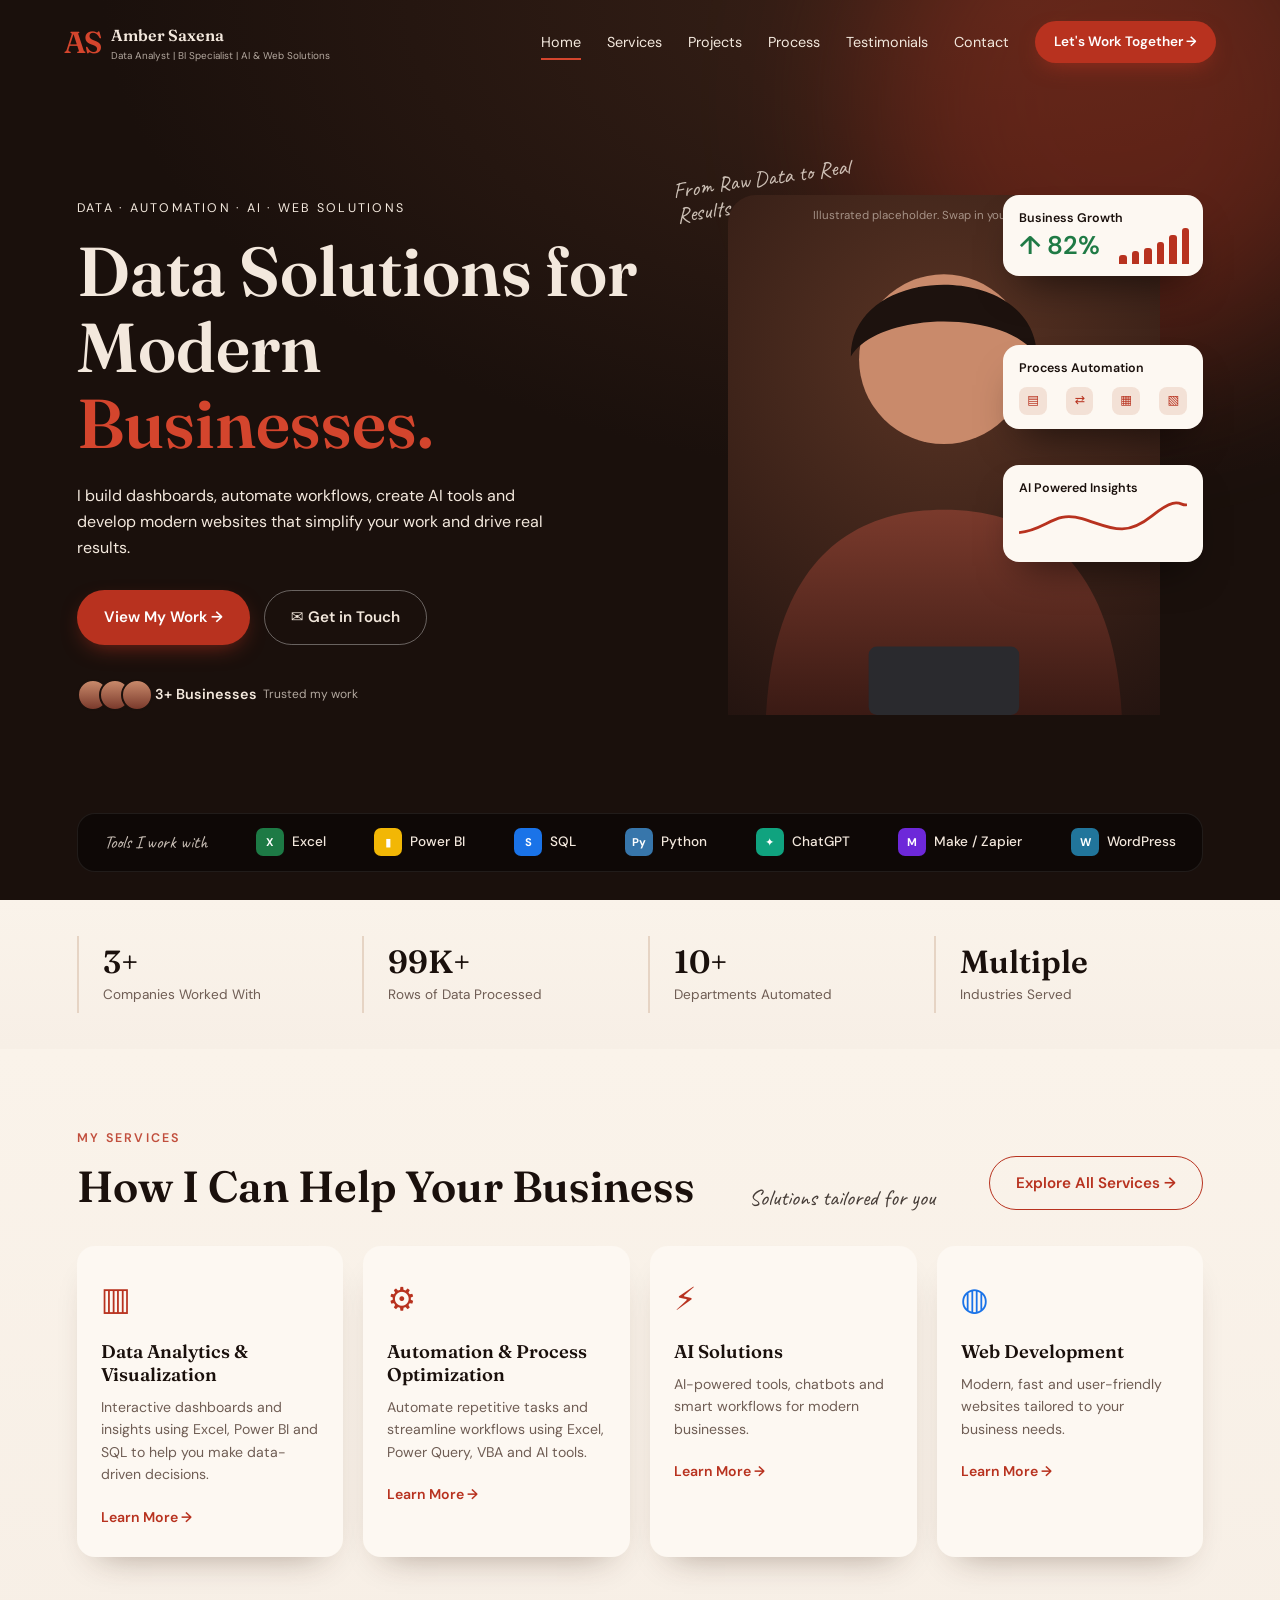
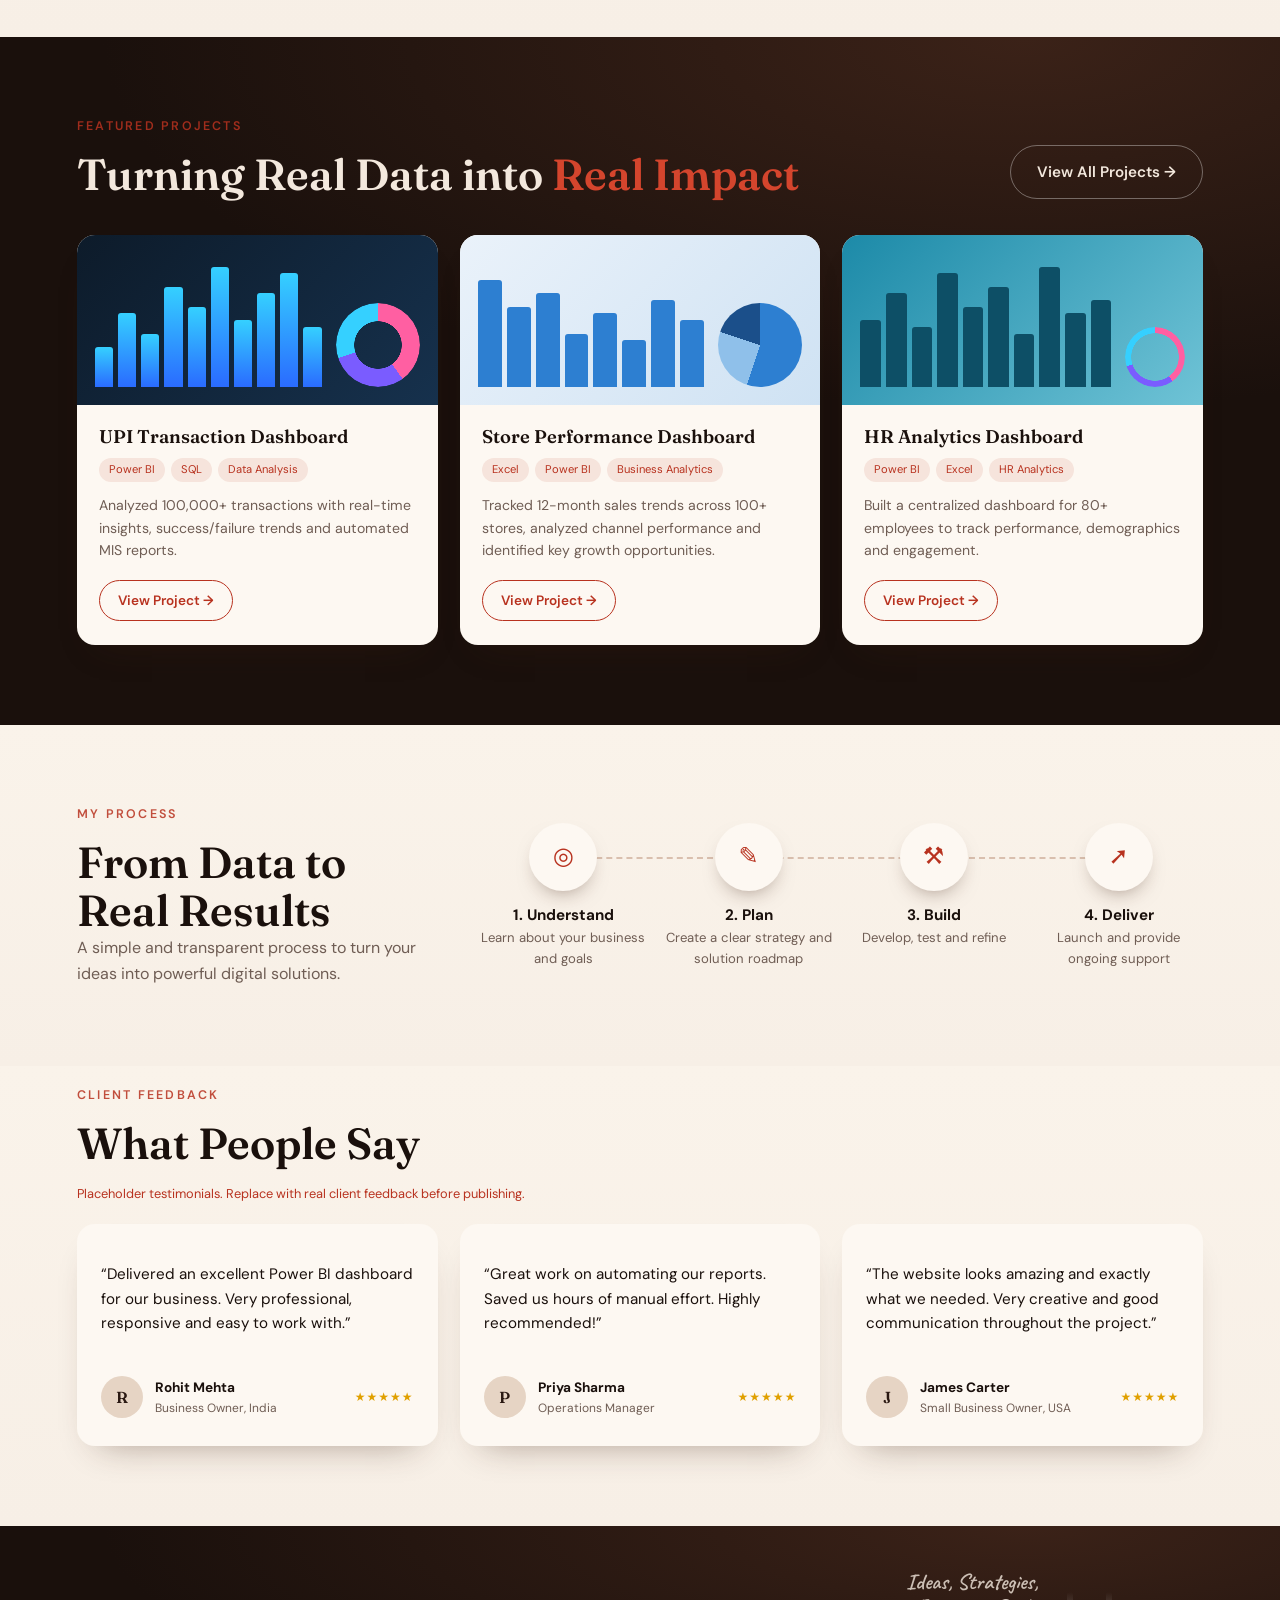
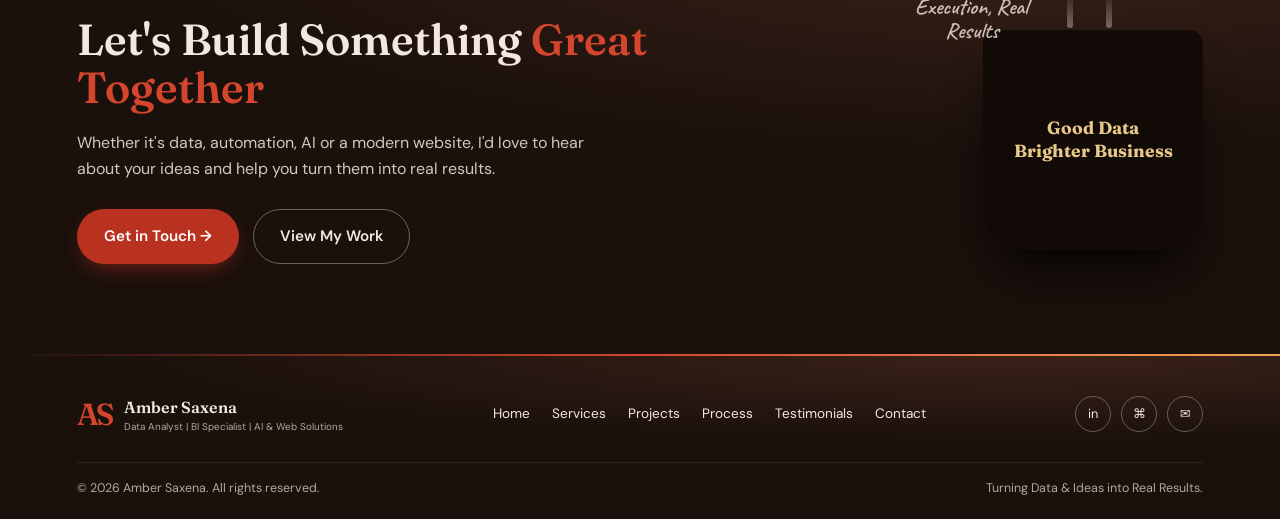
<file: index.html>
<!DOCTYPE html>
<html lang="en">
<head>
<meta charset="UTF-8">
<meta name="viewport" content="width=device-width, initial-scale=1">
<title>Amber Saxena | Data Solutions for Modern Businesses</title>
<meta name="description" content="Amber Saxena builds dashboards, automation, AI tools and websites for modern businesses.">
<link rel="preconnect" href="https://fonts.googleapis.com">
<link rel="preconnect" href="https://fonts.gstatic.com" crossorigin>
<link href="https://fonts.googleapis.com/css2?family=Caveat:wght@500&family=DM+Sans:wght@400;500;600&family=Fraunces:opsz,wght@9..144,500;9..144,600&display=swap" rel="stylesheet">
<link rel="stylesheet" href="style.css">
<link rel="icon" href="data:image/svg+xml,%3Csvg xmlns='http://www.w3.org/2000/svg' viewBox='0 0 64 64'%3E%3Crect width='64' height='64' rx='14' fill='%231a100c'/%3E%3Ctext x='32' y='43' font-size='30' text-anchor='middle' fill='%23d4452d' font-family='Georgia' font-weight='700'%3EAS%3C/text%3E%3C/svg%3E">
<link rel="stylesheet" href="motion.css">
<script>document.documentElement.classList.add('js')</script>
</head>
<body class="pg-index">
<header class="nav" id="nav">
  <a class="brand" href="index.html"><span class="mono">AS</span><span>Amber Saxena<small>Data Analyst | BI Specialist | AI &amp; Web Solutions</small></span></a>
  <button class="burger" aria-label="Menu" aria-expanded="false"><i></i><i></i></button>
  <nav class="links" id="links">
    <a href="index.html" class="on">Home</a><a href="services.html">Services</a><a href="projects.html">Projects</a><a href="process.html">Process</a><a href="testimonials.html">Testimonials</a><a href="contact.html">Contact</a>
    <a href="contact.html" class="btn red sm">Let's Work Together →</a>
  </nav>
</header>

<section class="hero dark">
  <div class="hero-copy">
    <p class="kicker">Data · Automation · AI · Web Solutions</p>
    <h1>Data Solutions for Modern <em>Businesses.</em></h1>
    <p class="lead">I build dashboards, automate workflows, create AI tools and develop modern websites that simplify your work and drive real results.</p>
    <div class="ctas"><a class="btn red" href="projects.html">View My Work →</a><a class="btn ghost" href="contact.html">✉ Get in Touch</a></div>
    <p class="trust"><span class="faces"><i></i><i></i><i></i></span>3+ Businesses<small>Trusted my work</small></p>
  </div>
  <div class="hero-art">
    <span class="hand h1">From Raw Data to Real Results</span>
    <div class="portrait" data-parallax="0.04">
      <svg viewBox="0 0 300 380" aria-label="Portrait placeholder"><defs><linearGradient id="g" x1="0" y1="0" x2="0" y2="1"><stop offset="0" stop-color="#7a3a2c"/><stop offset="1" stop-color="#3a1a14"/></linearGradient></defs><circle cx="150" cy="120" r="62" fill="#c98a6b"/><path d="M82 118c0-70 136-70 136 0-20-34-116-34-136 0z" fill="#1d120e"/><path d="M20 380c6-110 60-150 130-150s124 40 130 150z" fill="url(#g)"/><rect x="95" y="330" width="110" height="50" rx="6" fill="#2a2a2e"/></svg>
      <small>Illustrated placeholder. Swap in your photo later.</small>
    </div>
    <div class="float f1" data-parallax="-0.06"><b>Business Growth</b><strong>↑ 82%</strong><div class="bars" data-bars="25,35,45,60,80,100"></div></div>
    <div class="float f2" data-parallax="-0.03"><b>Process Automation</b><div class="flow"><i>▤</i><i>⇄</i><i>▦</i><i>▧</i></div></div>
    <div class="float f3" data-parallax="-0.05"><b>AI Powered Insights</b><svg viewBox="0 0 120 30"><path d="M0 24C20 22 25 8 45 14S75 28 95 12 115 6 120 4" fill="none" stroke="#b8321f" stroke-width="2"/></svg></div>
  </div>
  <div class="tools"><span>Tools I work with</span><b><i style="background:#1d7a45">X</i>Excel</b><b><i style="background:#f2b705">▮</i>Power BI</b><b><i style="background:#1a73e8">S</i>SQL</b><b><i style="background:#3776ab">Py</i>Python</b><b><i style="background:#10a37f">✦</i>ChatGPT</b><b><i style="background:#6d28d9">M</i>Make / Zapier</b><b><i style="background:#21759b">W</i>WordPress</b></div>
</section>

<section class="stats cream">
  <div><b data-count="3" data-suffix="+">3+</b><span>Companies Worked With</span></div>
  <div><b data-count="100" data-suffix="K+">100K+</b><span>Rows of Data Processed</span></div>
  <div><b data-count="10" data-suffix="+">10+</b><span>Departments Automated</span></div>
  <div><b>Multiple</b><span>Industries Served</span></div>
</section>

<section class="cream sec" id="services">
  <div class="head"><div><p class="kicker red">My Services</p><h2>How I Can Help Your Business</h2></div><span class="hand">Solutions tailored for you</span><a class="btn out" href="services.html">Explore All Services →</a></div>
  <div class="grid4">
    <article class="card"><span class="ico">▥</span><h3>Data Analytics &amp; Visualization</h3><p>Interactive dashboards and insights using Excel, Power BI and SQL to help you make data-driven decisions.</p><a href="services.html">Learn More →</a></article>
    <article class="card"><span class="ico">⚙</span><h3>Automation &amp; Process Optimization</h3><p>Automate repetitive tasks and streamline workflows using Excel, Power Query, VBA and AI tools.</p><a href="services.html">Learn More →</a></article>
    <article class="card"><span class="ico">⚡</span><h3>AI Solutions</h3><p>AI-powered tools, chatbots and smart workflows for modern businesses.</p><a href="services.html">Learn More →</a></article>
    <article class="card"><span class="ico blue">◍</span><h3>Web Development</h3><p>Modern, fast and user-friendly websites tailored to your business needs.</p><a href="services.html">Learn More →</a></article>
  </div>
</section>

<section class="dark sec" id="projects">
  <div class="head"><div><p class="kicker red">Featured Projects</p><h2>Turning Real Data into <em>Real Impact</em></h2></div><a class="btn ghost" href="projects.html">View All Projects →</a></div>
  <div class="grid3">
    <article class="card proj tilt"><div class="shot s1"><div class="bars" data-bars="30,55,40,75,60,90,50,70,85,45"></div><div class="donut"></div></div><div class="pb"><h3>UPI Transaction Dashboard</h3><p class="tags"><i>Power BI</i><i>SQL</i><i>Data Analysis</i></p><p>Analyzed 100,000+ transactions with real-time insights, success/failure trends and automated MIS reports.</p><a class="btn out sm" href="projects.html">View Project →</a></div></article>
    <article class="card proj tilt"><div class="shot s2"><div class="bars" data-bars="80,60,70,40,55,35,65,50"></div><div class="donut pie"></div></div><div class="pb"><h3>Store Performance Dashboard</h3><p class="tags"><i>Excel</i><i>Power BI</i><i>Business Analytics</i></p><p>Tracked 12-month sales trends across 100+ stores, analyzed channel performance and identified key growth opportunities.</p><a class="btn out sm" href="projects.html">View Project →</a></div></article>
    <article class="card proj tilt"><div class="shot s3"><div class="bars" data-bars="50,70,45,85,60,75,40,90,55,65"></div><div class="donut small"></div></div><div class="pb"><h3>HR Analytics Dashboard</h3><p class="tags"><i>Power BI</i><i>Excel</i><i>HR Analytics</i></p><p>Built a centralized dashboard for 80+ employees to track performance, demographics and engagement.</p><a class="btn out sm" href="projects.html">View Project →</a></div></article>
  </div>
</section>

<section class="cream sec" id="process">
  <div class="proc">
    <div><p class="kicker red">My Process</p><h2>From Data to Real Results</h2><p class="muted">A simple and transparent process to turn your ideas into powerful digital solutions.</p></div>
    <ol>
      <li><span>◎</span><b>1. Understand</b>Learn about your business and goals</li>
      <li><span>✎</span><b>2. Plan</b>Create a clear strategy and solution roadmap</li>
      <li><span>⚒</span><b>3. Build</b>Develop, test and refine</li>
      <li><span>➚</span><b>4. Deliver</b>Launch and provide ongoing support</li>
    </ol>
  </div>
</section>

<section class="cream sec tight" id="testimonials">
  <div class="head"><div><p class="kicker red">Client Feedback</p><h2>What People Say</h2></div></div>
  <p class="note">Placeholder testimonials. Replace with real client feedback before publishing.</p>
  <div class="grid3 track" id="track">
    <blockquote class="card"><p>“Delivered an excellent Power BI dashboard for our business. Very professional, responsive and easy to work with.”</p><footer><i class="av">R</i><span><b>Rohit Mehta</b>Business Owner, India</span><em>★★★★★</em></footer></blockquote>
    <blockquote class="card"><p>“Great work on automating our reports. Saved us hours of manual effort. Highly recommended!”</p><footer><i class="av">P</i><span><b>Priya Sharma</b>Operations Manager</span><em>★★★★★</em></footer></blockquote>
    <blockquote class="card"><p>“The website looks amazing and exactly what we needed. Very creative and good communication throughout the project.”</p><footer><i class="av">J</i><span><b>James Carter</b>Small Business Owner, USA</span><em>★★★★★</em></footer></blockquote>
  </div>
</section>

<section class="dark cta">
  <div><h2>Let's Build Something <em>Great Together</em></h2><p>Whether it's data, automation, AI or a modern website, I'd love to hear about your ideas and help you turn them into real results.</p>
  <div class="ctas"><a class="btn red" href="contact.html">Get in Touch →</a><a class="btn ghost" href="projects.html">View My Work</a></div></div>
  <div class="mug"><span class="hand">Ideas, Strategies, Execution, Real Results</span><b>Good Data<br>Brighter Business</b></div>
</section>

<footer class="foot dark">
  <div class="frow"><a class="brand" href="index.html"><span class="mono">AS</span><span>Amber Saxena<small>Data Analyst | BI Specialist | AI &amp; Web Solutions</small></span></a>
  <nav><a href="index.html">Home</a><a href="services.html">Services</a><a href="projects.html">Projects</a><a href="process.html">Process</a><a href="testimonials.html">Testimonials</a><a href="contact.html">Contact</a></nav>
  <div class="soc"><a href="#" aria-label="LinkedIn">in</a><a href="#" aria-label="GitHub">⌘</a><a href="#" aria-label="Email">✉</a></div></div>
  <div class="fbot"><span>© 2026 Amber Saxena. All rights reserved.</span><span>Turning Data &amp; Ideas into Real Results.</span></div>
</footer>
<script src="script.js"></script>
</body>
</html>
</file>
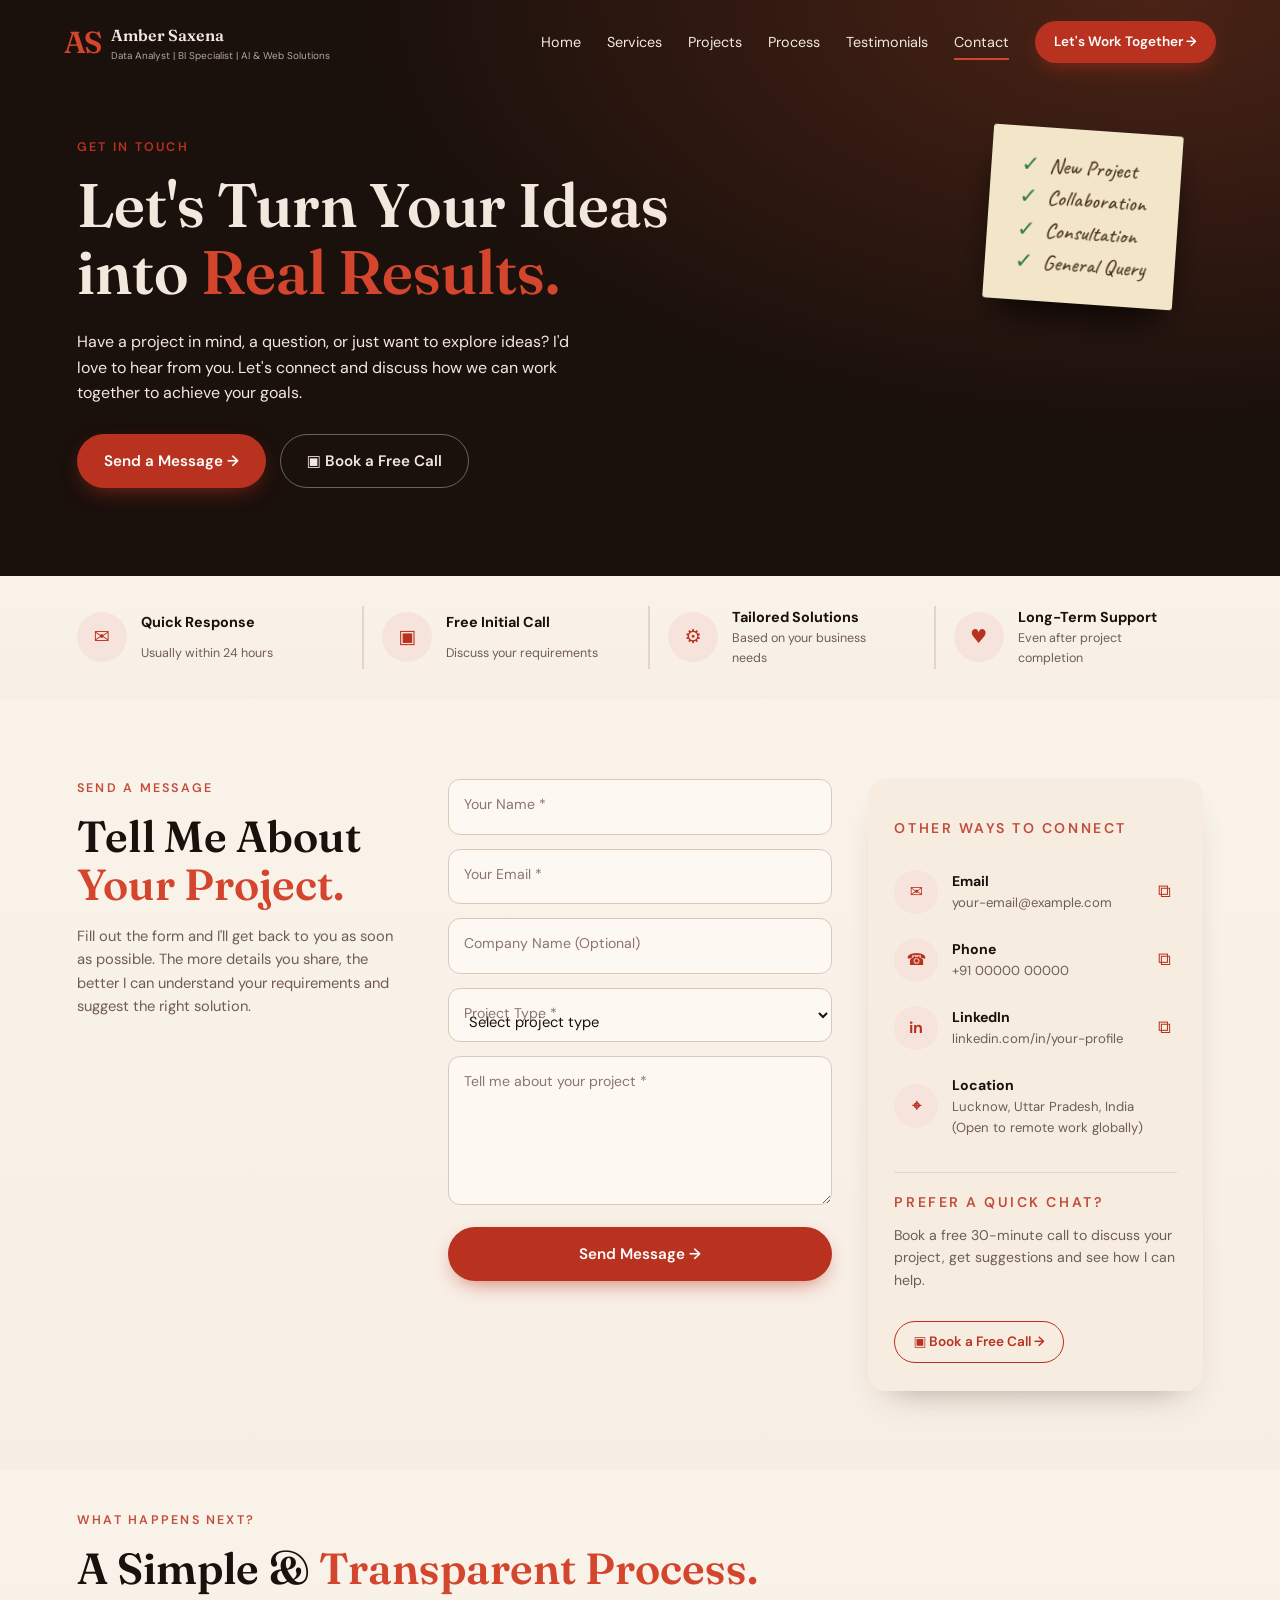
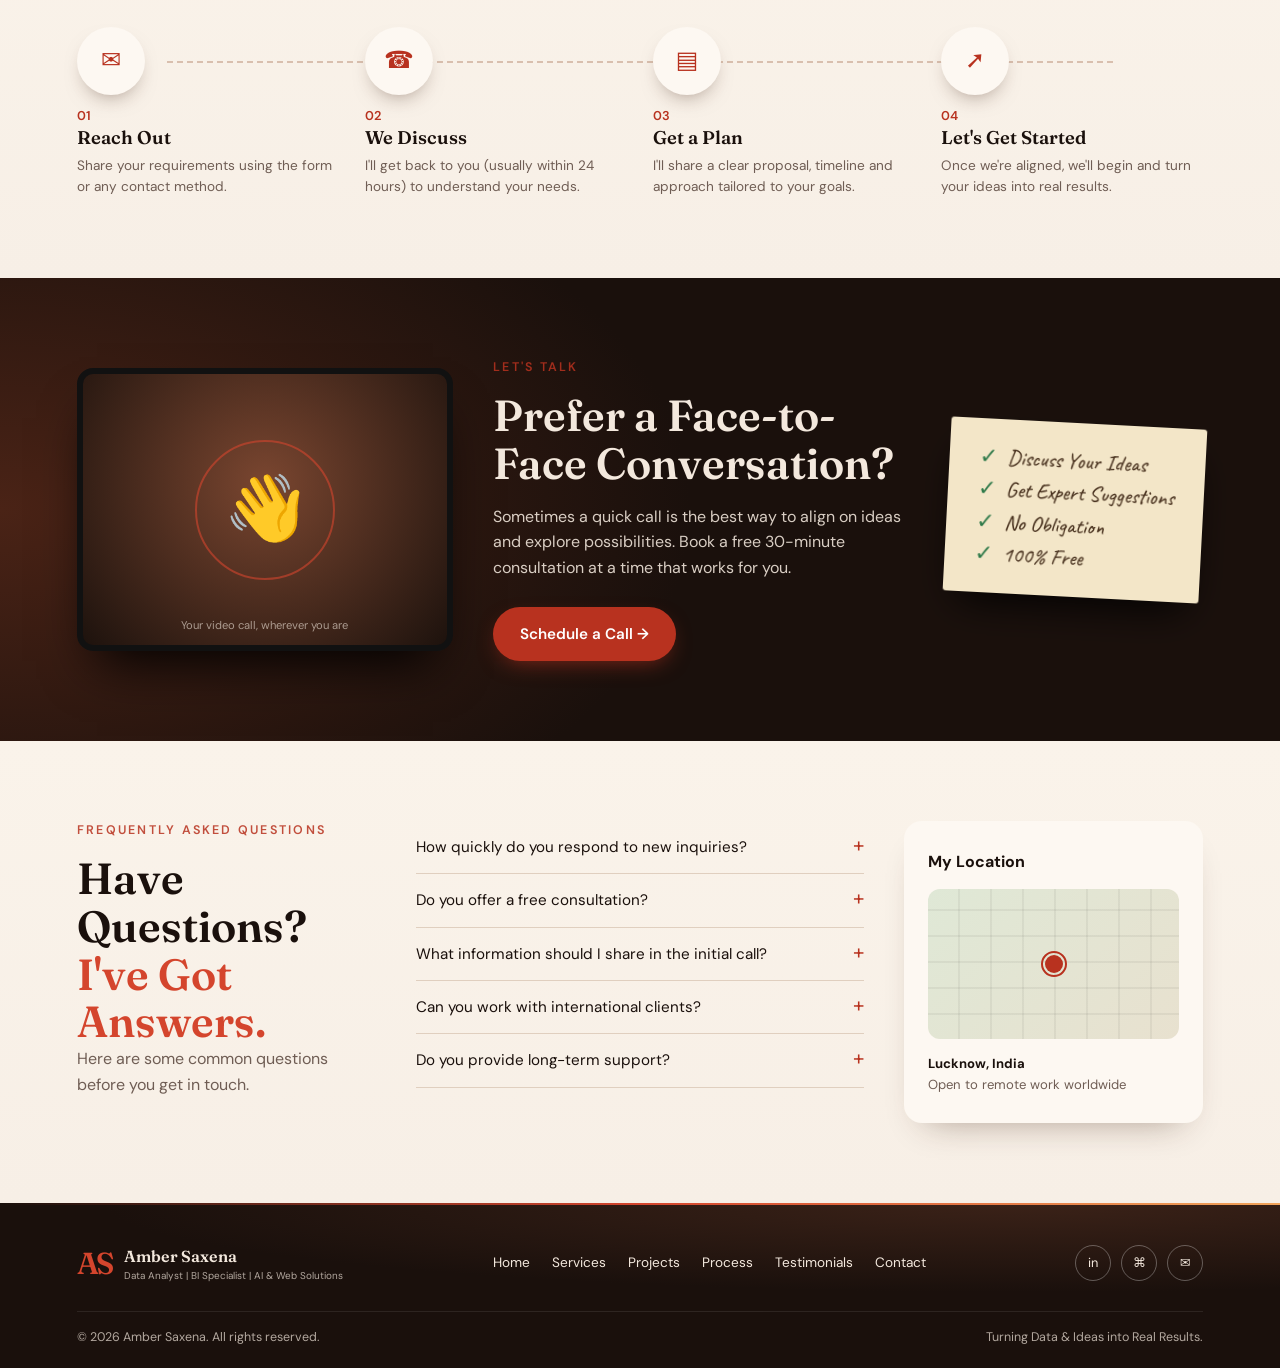
<file: contact.html>
<!DOCTYPE html>
<html lang="en">
<head>
<meta charset="UTF-8">
<meta name="viewport" content="width=device-width, initial-scale=1">
<title>Contact | Amber Saxena</title>
<meta name="description" content="Get in touch with Amber Saxena to discuss dashboards, automation, AI tools or a website.">
<link rel="preconnect" href="https://fonts.googleapis.com">
<link rel="preconnect" href="https://fonts.gstatic.com" crossorigin>
<link href="https://fonts.googleapis.com/css2?family=Caveat:wght@500&family=DM+Sans:wght@400;500;600&family=Fraunces:opsz,wght@9..144,500;9..144,600&display=swap" rel="stylesheet">
<link rel="stylesheet" href="style.css">
<link rel="stylesheet" href="contact.css">
<link rel="icon" href="data:image/svg+xml,%3Csvg xmlns='http://www.w3.org/2000/svg' viewBox='0 0 64 64'%3E%3Crect width='64' height='64' rx='14' fill='%231a100c'/%3E%3Ctext x='32' y='43' font-size='30' text-anchor='middle' fill='%23d4452d' font-family='Georgia' font-weight='700'%3EAS%3C/text%3E%3C/svg%3E">
<link rel="stylesheet" href="motion.css">
<script>document.documentElement.classList.add('js')</script>
</head>
<body class="pg-contact">
<header class="nav" id="nav">
  <a class="brand" href="index.html"><span class="mono">AS</span><span>Amber Saxena<small>Data Analyst | BI Specialist | AI &amp; Web Solutions</small></span></a>
  <button class="burger" aria-label="Menu" aria-expanded="false"><i></i><i></i></button>
  <nav class="links" id="links">
    <a href="index.html">Home</a><a href="services.html">Services</a><a href="projects.html">Projects</a><a href="process.html">Process</a><a href="testimonials.html">Testimonials</a><a href="contact.html" class="on">Contact</a>
    <a href="contact.html" class="btn red sm">Let's Work Together →</a>
  </nav>
</header>





<section class="chero dark">
  <div class="hero-copy"><p class="kicker red">Get in Touch</p><h1>Let's Turn Your Ideas into <em>Real Results.</em></h1><p class="lead">Have a project in mind, a question, or just want to explore ideas? I'd love to hear from you. Let's connect and discuss how we can work together to achieve your goals.</p><div class="ctas"><a class="btn red" href="#form">Send a Message →</a><a class="btn ghost" href="#book">▣ Book a Free Call</a></div></div>
  <ul class="note-card" aria-label="Ways I can help"><li>New Project</li><li>Collaboration</li><li>Consultation</li><li>General Query</li></ul>
</section>

<section class="cream tb"><div><i>✉</i><b>Quick Response</b><small>Usually within 24 hours</small></div><div><i>▣</i><b>Free Initial Call</b><small>Discuss your requirements</small></div><div><i>⚙</i><b>Tailored Solutions</b><small>Based on your business needs</small></div><div><i>♥</i><b>Long-Term Support</b><small>Even after project completion</small></div></section>

<section class="cream sec cgrid" id="form">
  <div class="cintro"><p class="kicker red">Send a Message</p><h2>Tell Me About <em>Your Project.</em></h2><p class="muted">Fill out the form and I'll get back to you as soon as possible. The more details you share, the better I can understand your requirements and suggest the right solution.</p></div>
  <form id="cf" action="https://formspree.io/f/YOUR_FORM_ID" method="POST" novalidate>
    <label><span>Your Name *</span><input name="name" required autocomplete="name"></label>
    <label><span>Your Email *</span><input name="email" type="email" required autocomplete="email"></label>
    <label><span>Company Name (Optional)</span><input name="company" autocomplete="organization"></label>
    <label><span>Project Type *</span><select name="type" required><option value="">Select project type</option><option>Data Analytics &amp; Dashboards</option><option>Automation &amp; Process Optimization</option><option>AI Solutions</option><option>Web Development</option><option>Something else</option></select></label>
    <label><span>Tell me about your project *</span><textarea name="message" rows="5" required></textarea></label>
    <input type="text" name="_gotcha" tabindex="-1" autocomplete="off" hidden>
    <button class="btn red" type="submit">Send Message →</button>
    <p class="fmsg" id="fmsg" role="status" aria-live="polite"></p>
  </form>
  <aside class="card other"><p class="kicker red">Other Ways to Connect</p>
    <div class="way"><i>✉</i><p><b>Email</b><span id="v1">your-email@example.com</span></p><button class="cp" data-c="v1" aria-label="Copy email">⧉</button></div>
    <div class="way"><i>☎</i><p><b>Phone</b><span id="v2">+91 00000 00000</span></p><button class="cp" data-c="v2" aria-label="Copy phone">⧉</button></div>
    <div class="way"><i>in</i><p><b>LinkedIn</b><span id="v3">linkedin.com/in/your-profile</span></p><button class="cp" data-c="v3" aria-label="Copy LinkedIn">⧉</button></div>
    <div class="way"><i>⌖</i><p><b>Location</b><span>Lucknow, Uttar Pradesh, India<br>(Open to remote work globally)</span></p></div>
    <p class="kicker red q">Prefer a quick chat?</p><p class="muted">Book a free 30-minute call to discuss your project, get suggestions and see how I can help.</p><a class="btn out sm" href="#book">▣ Book a Free Call →</a>
  </aside>
</section>

<section class="cream sec next">
  <p class="kicker red">What Happens Next?</p><h2>A Simple &amp; <em>Transparent Process.</em></h2>
  <ol class="nsteps"><li><i>✉</i><span>01</span><h3>Reach Out</h3><p>Share your requirements using the form or any contact method.</p></li><li><i>☎</i><span>02</span><h3>We Discuss</h3><p>I'll get back to you (usually within 24 hours) to understand your needs.</p></li><li><i>▤</i><span>03</span><h3>Get a Plan</h3><p>I'll share a clear proposal, timeline and approach tailored to your goals.</p></li><li><i>➚</i><span>04</span><h3>Let's Get Started</h3><p>Once we're aligned, we'll begin and turn your ideas into real results.</p></li></ol>
</section>

<section class="dark sec face" id="book">
  <div class="screen"><span class="wave">👋</span><div class="ring"></div><small>Your video call, wherever you are</small></div>
  <div><p class="kicker red">Let's Talk</p><h2>Prefer a Face-to-Face Conversation?</h2><p class="lead">Sometimes a quick call is the best way to align on ideas and explore possibilities. Book a free 30-minute consultation at a time that works for you.</p><a class="btn red" href="#">Schedule a Call →</a></div>
  <ul class="note-card"><li>Discuss Your Ideas</li><li>Get Expert Suggestions</li><li>No Obligation</li><li>100% Free</li></ul>
</section>

<section class="cream sec cfaq">
  <div><p class="kicker red">Frequently Asked Questions</p><h2>Have Questions? <em>I've Got Answers.</em></h2><p class="muted">Here are some common questions before you get in touch.</p></div>
  <div class="qs"><details><summary>How quickly do you respond to new inquiries?</summary><p>Usually within 24 hours on working days.</p></details><details><summary>Do you offer a free consultation?</summary><p>Yes. A short intro call is free, so we can see whether I'm the right fit.</p></details><details><summary>What information should I share in the initial call?</summary><p>Your goals, the data or tools you use today, your timeline and a rough budget if you have one.</p></details><details><summary>Can you work with international clients?</summary><p>Yes. I work remotely with clients in any time zone.</p></details><details><summary>Do you provide long-term support?</summary><p>Yes. I stay available after delivery for updates and improvements.</p></details></div>
  <div class="card map"><b>My Location</b><div class="mapbox"><span class="pin"></span></div><p><b>Lucknow, India</b><br>Open to remote work worldwide</p></div>
</section>
<footer class="foot dark">
  <div class="frow"><a class="brand" href="index.html"><span class="mono">AS</span><span>Amber Saxena<small>Data Analyst | BI Specialist | AI &amp; Web Solutions</small></span></a>
  <nav><a href="index.html">Home</a><a href="services.html">Services</a><a href="projects.html">Projects</a><a href="process.html">Process</a><a href="testimonials.html">Testimonials</a><a href="contact.html" class="on">Contact</a></nav>
  <div class="soc"><a href="#" aria-label="LinkedIn">in</a><a href="#" aria-label="GitHub">⌘</a><a href="#" aria-label="Email">✉</a></div></div>
  <div class="fbot"><span>© 2026 Amber Saxena. All rights reserved.</span><span>Turning Data &amp; Ideas into Real Results.</span></div>
</footer>
<script src="script.js"></script>
<script src="contact.js"></script>
</body>
</html>
</file>
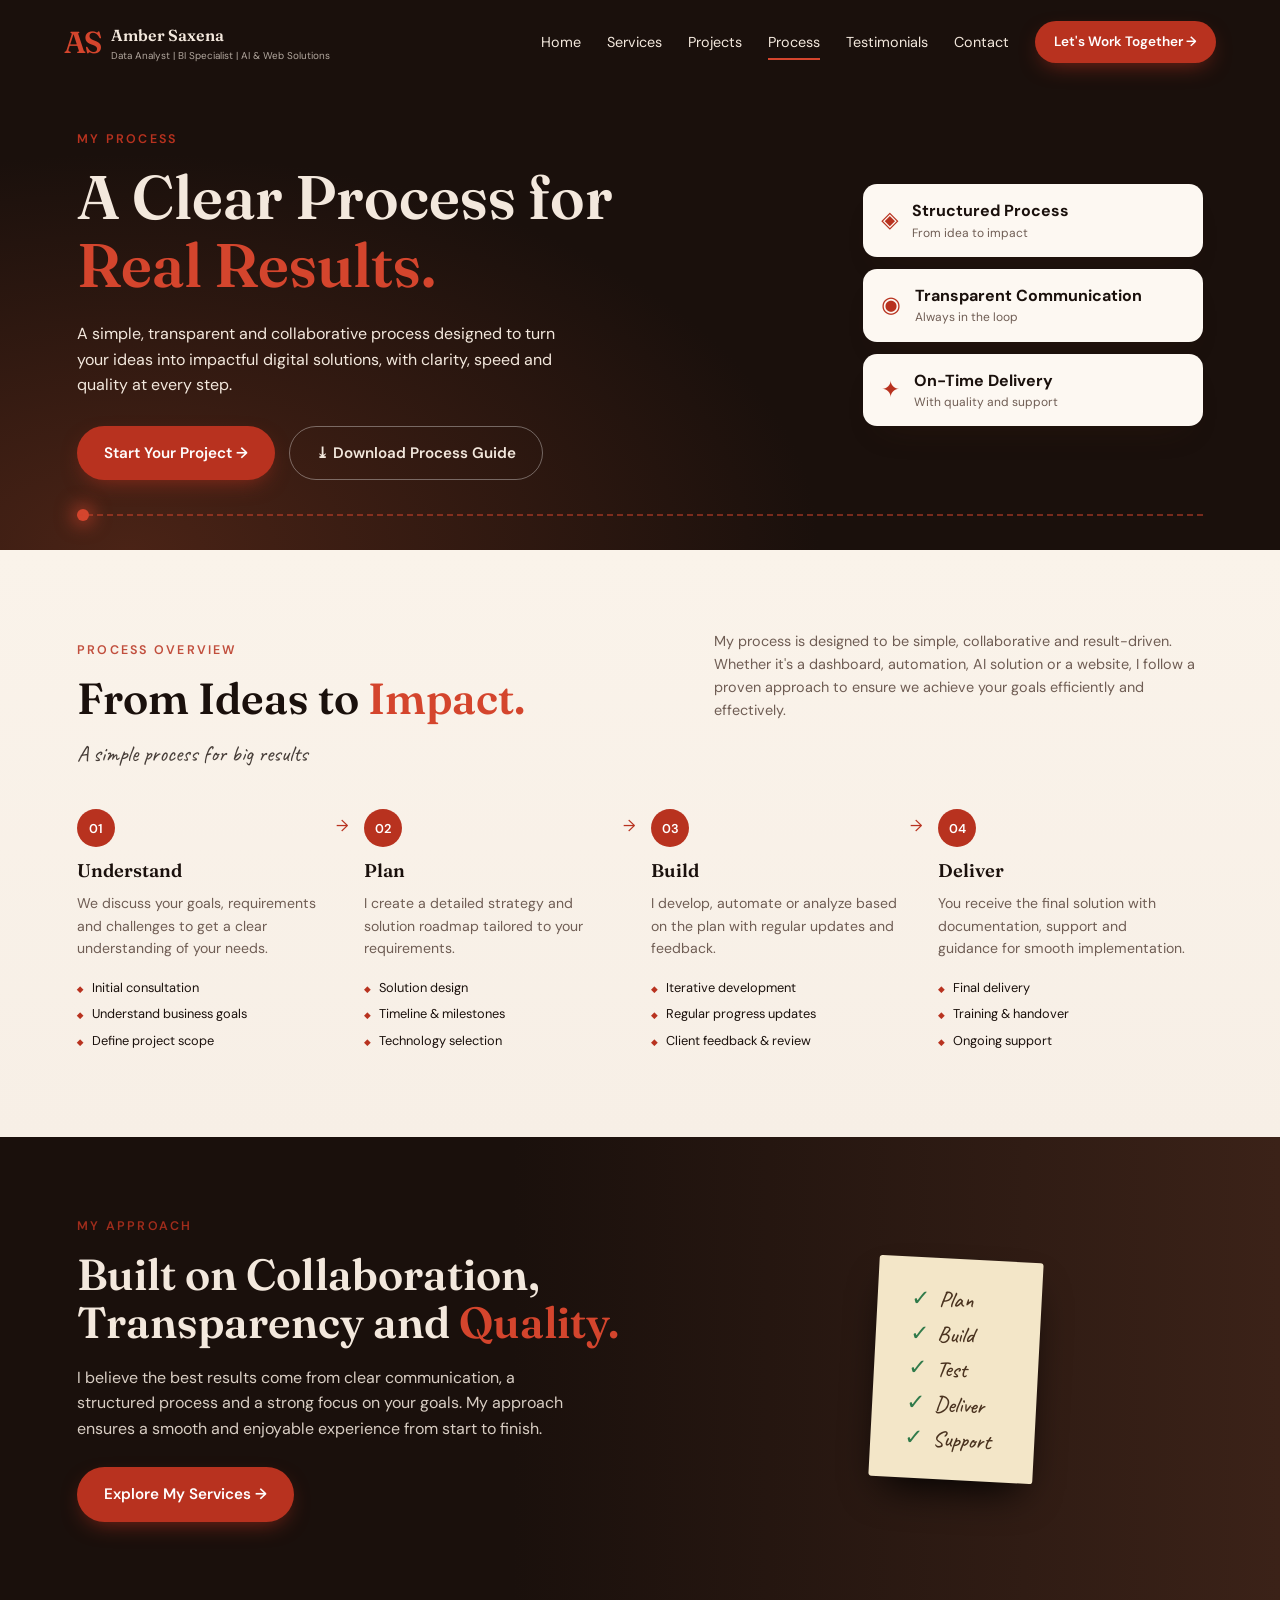
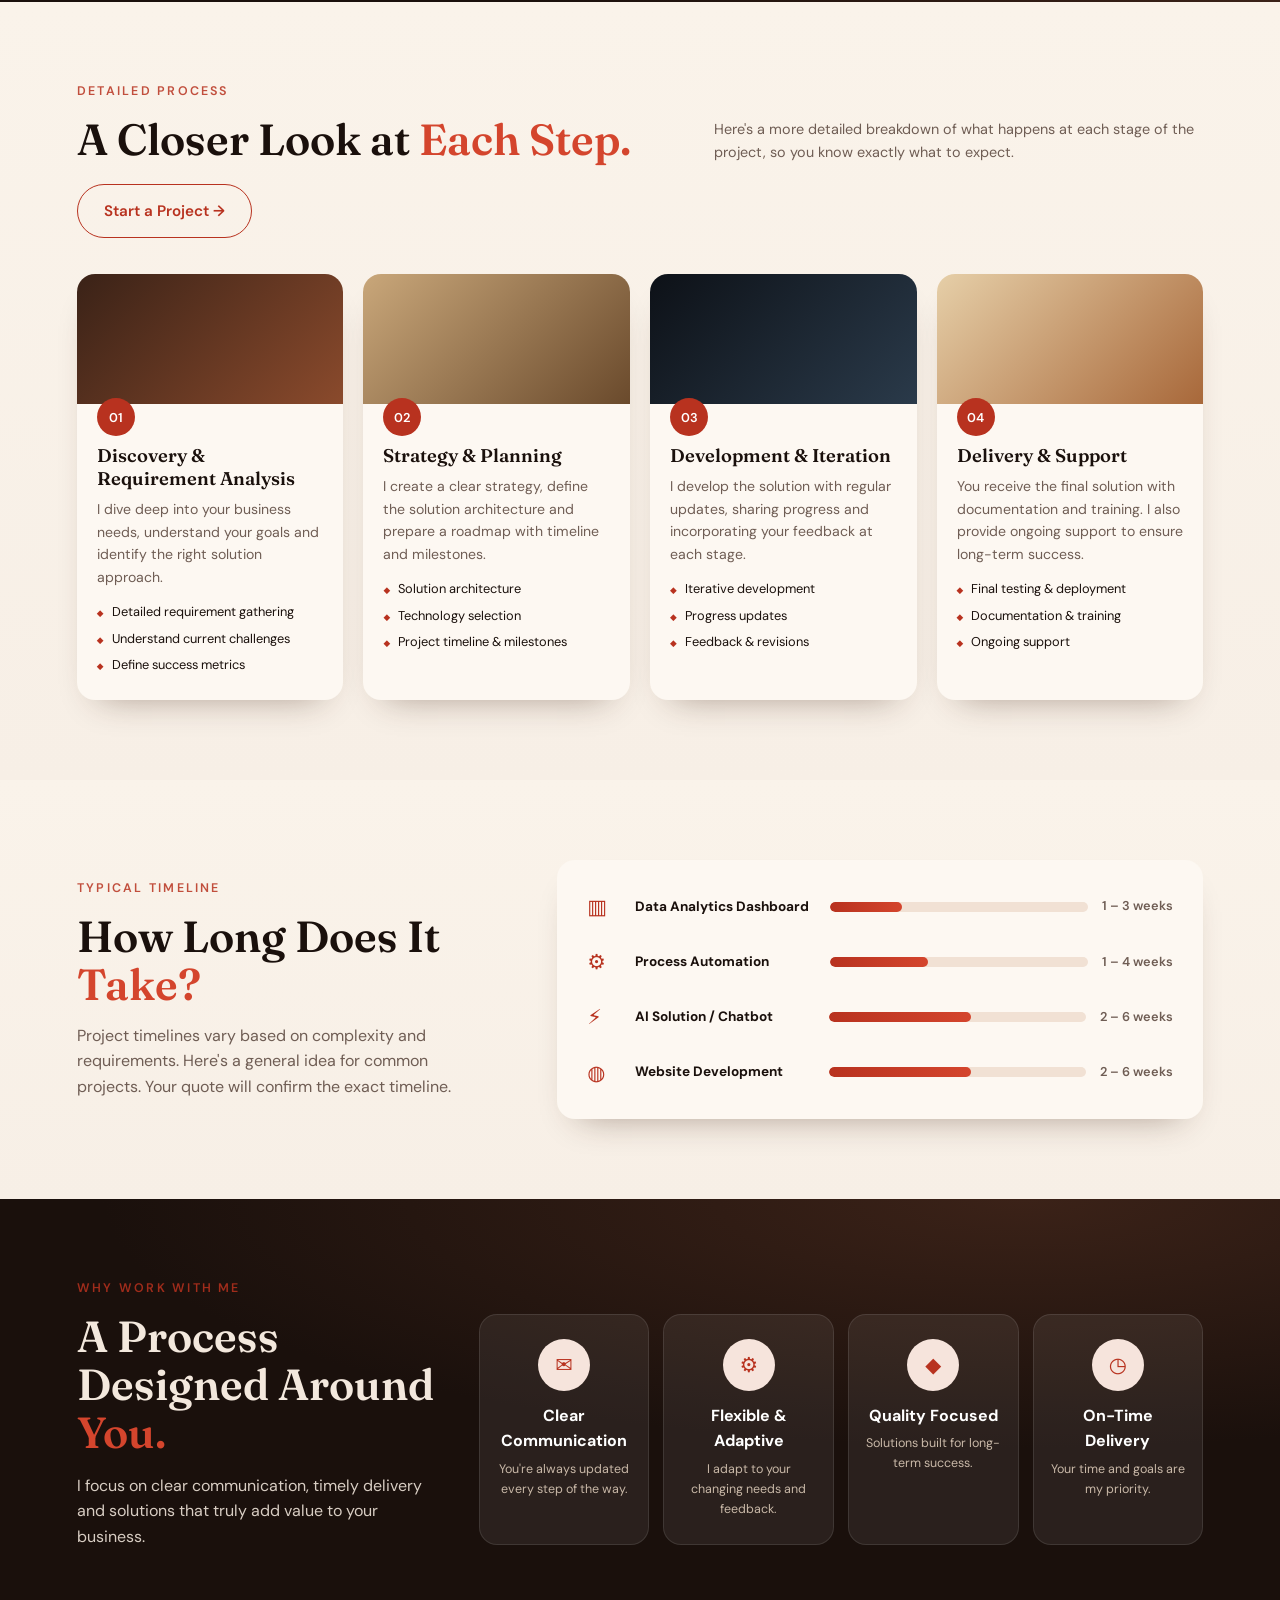
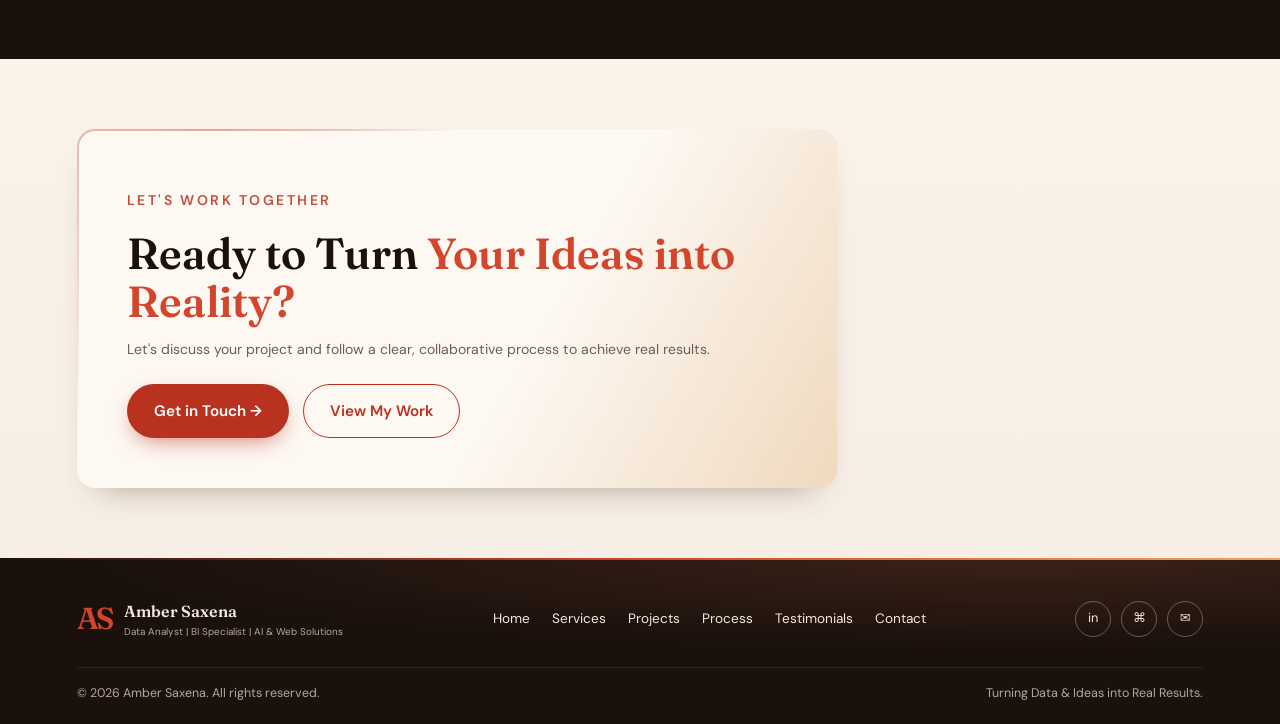
<file: process.html>
<!DOCTYPE html>
<html lang="en">
<head>
<meta charset="UTF-8">
<meta name="viewport" content="width=device-width, initial-scale=1">
<title>Process | Amber Saxena</title>
<meta name="description" content="How Amber Saxena works: understand, plan, build and deliver, with clear timelines.">
<link rel="preconnect" href="https://fonts.googleapis.com">
<link rel="preconnect" href="https://fonts.gstatic.com" crossorigin>
<link href="https://fonts.googleapis.com/css2?family=Caveat:wght@500&family=DM+Sans:wght@400;500;600&family=Fraunces:opsz,wght@9..144,500;9..144,600&display=swap" rel="stylesheet">
<link rel="stylesheet" href="style.css">
<link rel="stylesheet" href="process.css">
<link rel="icon" href="data:image/svg+xml,%3Csvg xmlns='http://www.w3.org/2000/svg' viewBox='0 0 64 64'%3E%3Crect width='64' height='64' rx='14' fill='%231a100c'/%3E%3Ctext x='32' y='43' font-size='30' text-anchor='middle' fill='%23d4452d' font-family='Georgia' font-weight='700'%3EAS%3C/text%3E%3C/svg%3E">
<link rel="stylesheet" href="motion.css">
<script>document.documentElement.classList.add('js')</script>
</head>
<body class="pg-process">
<header class="nav" id="nav">
  <a class="brand" href="index.html"><span class="mono">AS</span><span>Amber Saxena<small>Data Analyst | BI Specialist | AI &amp; Web Solutions</small></span></a>
  <button class="burger" aria-label="Menu" aria-expanded="false"><i></i><i></i></button>
  <nav class="links" id="links">
    <a href="index.html">Home</a><a href="services.html">Services</a><a href="projects.html">Projects</a><a href="process.html" class="on">Process</a><a href="testimonials.html">Testimonials</a><a href="contact.html">Contact</a>
    <a href="contact.html" class="btn red sm">Let's Work Together →</a>
  </nav>
</header>




<section class="prhero dark">
  <div class="hero-copy"><p class="kicker red">My Process</p><h1>A Clear Process for <em>Real Results.</em></h1><p class="lead">A simple, transparent and collaborative process designed to turn your ideas into impactful digital solutions, with clarity, speed and quality at every step.</p><div class="ctas"><a class="btn red" href="contact.html">Start Your Project →</a><a class="btn ghost" href="#">⤓ Download Process Guide</a></div></div>
  <div class="pills"><div class="card"><i>◈</i><b>Structured Process</b><small>From idea to impact</small></div><div class="card"><i>◉</i><b>Transparent Communication</b><small>Always in the loop</small></div><div class="card"><i>✦</i><b>On-Time Delivery</b><small>With quality and support</small></div></div>
</section>

<section class="cream sec">
  <div class="head"><div><p class="kicker red">Process Overview</p><h2>From Ideas to <em>Impact.</em></h2></div><p class="muted intro">My process is designed to be simple, collaborative and result-driven. Whether it's a dashboard, automation, AI solution or a website, I follow a proven approach to ensure we achieve your goals efficiently and effectively.</p><span class="hand">A simple process for big results</span></div>
  <ol class="ov"><li class="card"><span class="num">01</span><h3>Understand</h3><p>We discuss your goals, requirements and challenges to get a clear understanding of your needs.</p><ul><li>Initial consultation</li><li>Understand business goals</li><li>Define project scope</li></ul></li><li class="card"><span class="num">02</span><h3>Plan</h3><p>I create a detailed strategy and solution roadmap tailored to your requirements.</p><ul><li>Solution design</li><li>Timeline &amp; milestones</li><li>Technology selection</li></ul></li><li class="card"><span class="num">03</span><h3>Build</h3><p>I develop, automate or analyze based on the plan with regular updates and feedback.</p><ul><li>Iterative development</li><li>Regular progress updates</li><li>Client feedback &amp; review</li></ul></li><li class="card"><span class="num">04</span><h3>Deliver</h3><p>You receive the final solution with documentation, support and guidance for smooth implementation.</p><ul><li>Final delivery</li><li>Training &amp; handover</li><li>Ongoing support</li></ul></li></ol>
</section>

<section class="dark sec appr">
  <div><p class="kicker red">My Approach</p><h2>Built on Collaboration, Transparency and <em>Quality.</em></h2><p class="lead">I believe the best results come from clear communication, a structured process and a strong focus on your goals. My approach ensures a smooth and enjoyable experience from start to finish.</p><a class="btn red" href="services.html">Explore My Services →</a></div>
  <ul class="check"><li>Plan</li><li>Build</li><li>Test</li><li>Deliver</li><li>Support</li></ul>
</section>

<section class="cream sec">
  <div class="head"><div><p class="kicker red">Detailed Process</p><h2>A Closer Look at <em>Each Step.</em></h2></div><p class="muted intro">Here's a more detailed breakdown of what happens at each stage of the project, so you know exactly what to expect.</p><a class="btn out" href="contact.html">Start a Project →</a></div>
  <div class="grid4"><article class="card dc tilt"><div class="dimg d1"></div><span class="num sm">01</span><h3>Discovery &amp; Requirement Analysis</h3><p>I dive deep into your business needs, understand your goals and identify the right solution approach.</p><ul><li>Detailed requirement gathering</li><li>Understand current challenges</li><li>Define success metrics</li></ul></article><article class="card dc tilt"><div class="dimg d2"></div><span class="num sm">02</span><h3>Strategy &amp; Planning</h3><p>I create a clear strategy, define the solution architecture and prepare a roadmap with timeline and milestones.</p><ul><li>Solution architecture</li><li>Technology selection</li><li>Project timeline &amp; milestones</li></ul></article><article class="card dc tilt"><div class="dimg d3"></div><span class="num sm">03</span><h3>Development &amp; Iteration</h3><p>I develop the solution with regular updates, sharing progress and incorporating your feedback at each stage.</p><ul><li>Iterative development</li><li>Progress updates</li><li>Feedback &amp; revisions</li></ul></article><article class="card dc tilt"><div class="dimg d4"></div><span class="num sm">04</span><h3>Delivery &amp; Support</h3><p>You receive the final solution with documentation and training. I also provide ongoing support to ensure long-term success.</p><ul><li>Final testing &amp; deployment</li><li>Documentation &amp; training</li><li>Ongoing support</li></ul></article></div>
</section>

<section class="cream sec tlw">
  <div><p class="kicker red">Typical Timeline</p><h2>How Long Does It <em>Take?</em></h2><p class="muted">Project timelines vary based on complexity and requirements. Here's a general idea for common projects. Your quote will confirm the exact timeline.</p></div>
  <div class="tl card"><div class="row"><i>▥</i><b>Data Analytics Dashboard</b><span class="track"><span class="fill" style="--w:28%"></span></span><em>1 – 3 weeks</em></div><div class="row"><i>⚙</i><b>Process Automation</b><span class="track"><span class="fill" style="--w:38%"></span></span><em>1 – 4 weeks</em></div><div class="row"><i>⚡</i><b>AI Solution / Chatbot</b><span class="track"><span class="fill" style="--w:55%"></span></span><em>2 – 6 weeks</em></div><div class="row"><i>◍</i><b>Website Development</b><span class="track"><span class="fill" style="--w:55%"></span></span><em>2 – 6 weeks</em></div></div>
</section>

<section class="dark sec why">
  <div><p class="kicker red">Why Work With Me</p><h2>A Process Designed Around <em>You.</em></h2><p class="lead">I focus on clear communication, timely delivery and solutions that truly add value to your business.</p></div>
  <div class="wg"><div class="card w"><i>✉</i><b>Clear Communication</b><p>You're always updated every step of the way.</p></div><div class="card w"><i>⚙</i><b>Flexible &amp; Adaptive</b><p>I adapt to your changing needs and feedback.</p></div><div class="card w"><i>◆</i><b>Quality Focused</b><p>Solutions built for long-term success.</p></div><div class="card w"><i>◷</i><b>On-Time Delivery</b><p>Your time and goals are my priority.</p></div></div>
</section>

<section class="cream cta2"><div class="card"><p class="kicker red">Let's Work Together</p><h2>Ready to Turn <em>Your Ideas into Reality?</em></h2><p class="muted">Let's discuss your project and follow a clear, collaborative process to achieve real results.</p><div class="ctas"><a class="btn red" href="contact.html">Get in Touch →</a><a class="btn out" href="projects.html">View My Work</a></div></div></section>
<footer class="foot dark">
  <div class="frow"><a class="brand" href="index.html"><span class="mono">AS</span><span>Amber Saxena<small>Data Analyst | BI Specialist | AI &amp; Web Solutions</small></span></a>
  <nav><a href="index.html">Home</a><a href="services.html">Services</a><a href="projects.html">Projects</a><a href="process.html" class="on">Process</a><a href="testimonials.html">Testimonials</a><a href="contact.html">Contact</a></nav>
  <div class="soc"><a href="#" aria-label="LinkedIn">in</a><a href="#" aria-label="GitHub">⌘</a><a href="#" aria-label="Email">✉</a></div></div>
  <div class="fbot"><span>© 2026 Amber Saxena. All rights reserved.</span><span>Turning Data &amp; Ideas into Real Results.</span></div>
</footer>
<script src="script.js"></script>
</body>
</html>
</file>
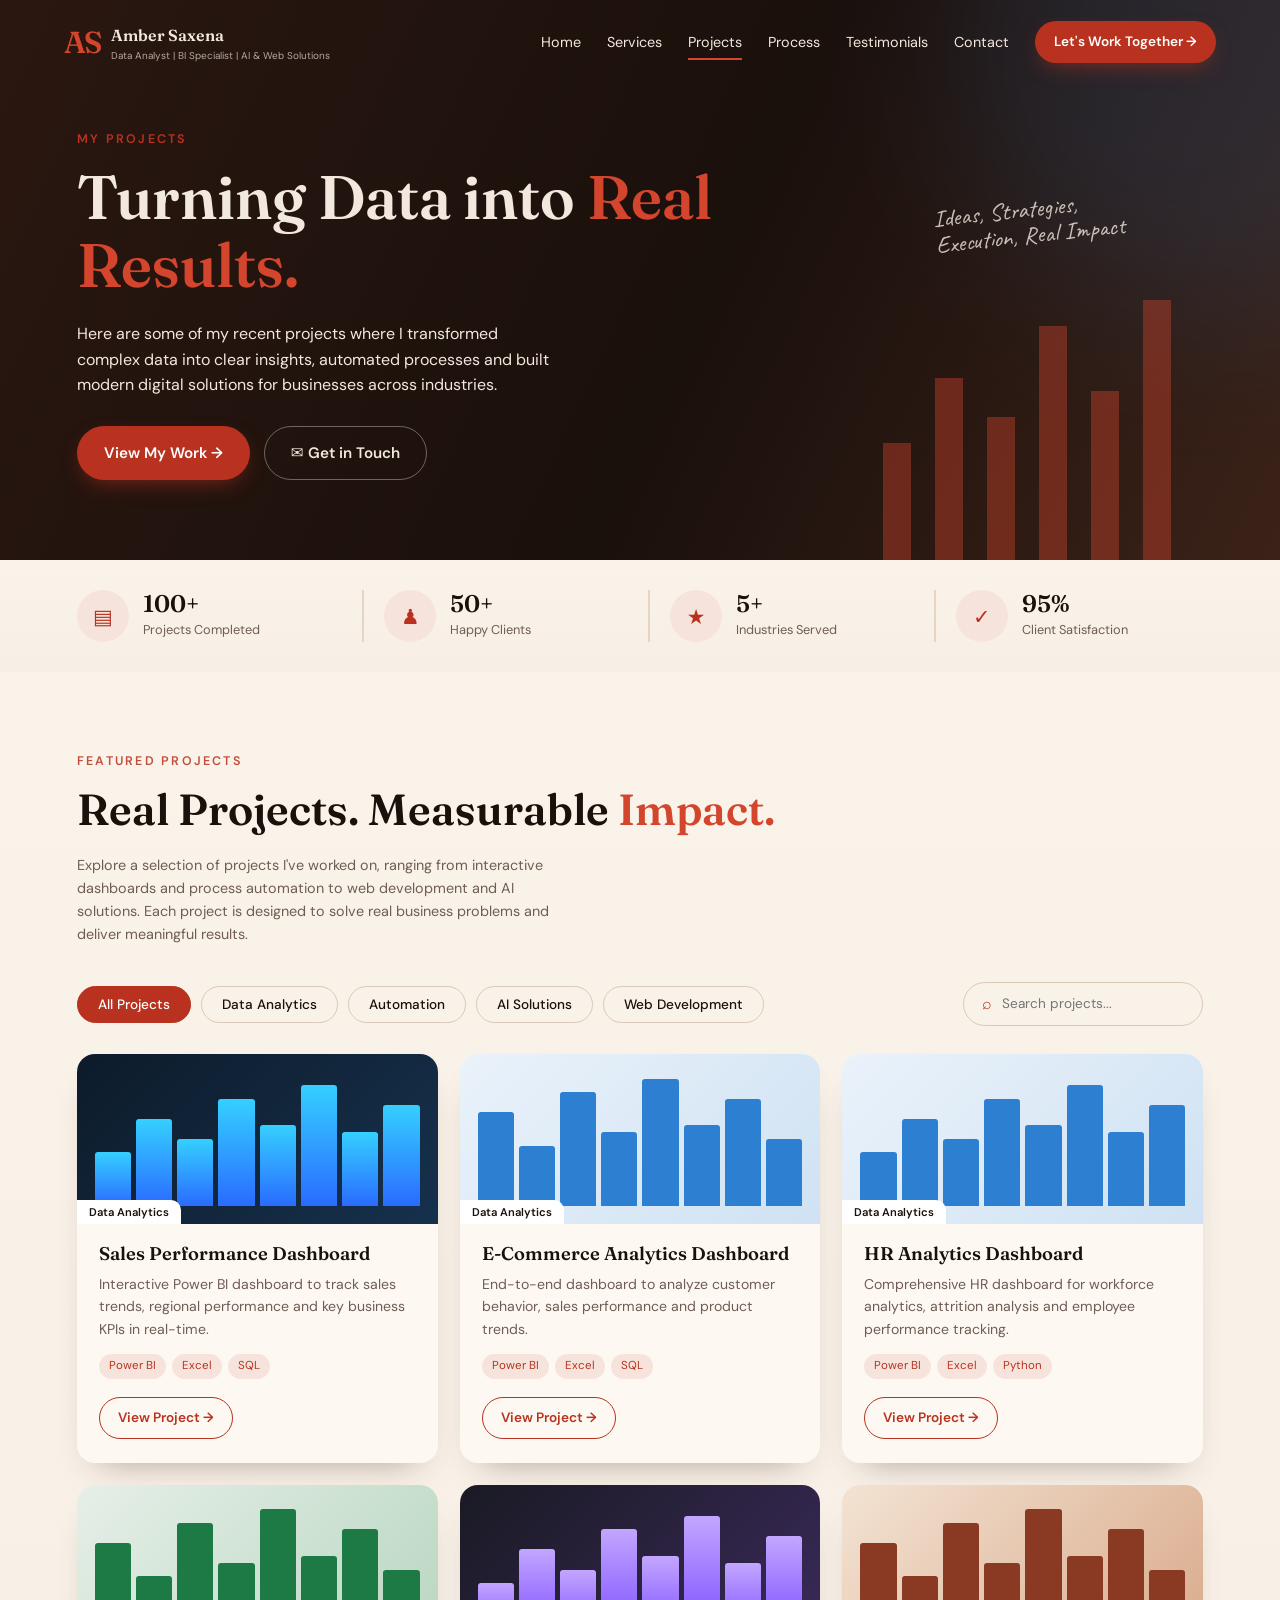
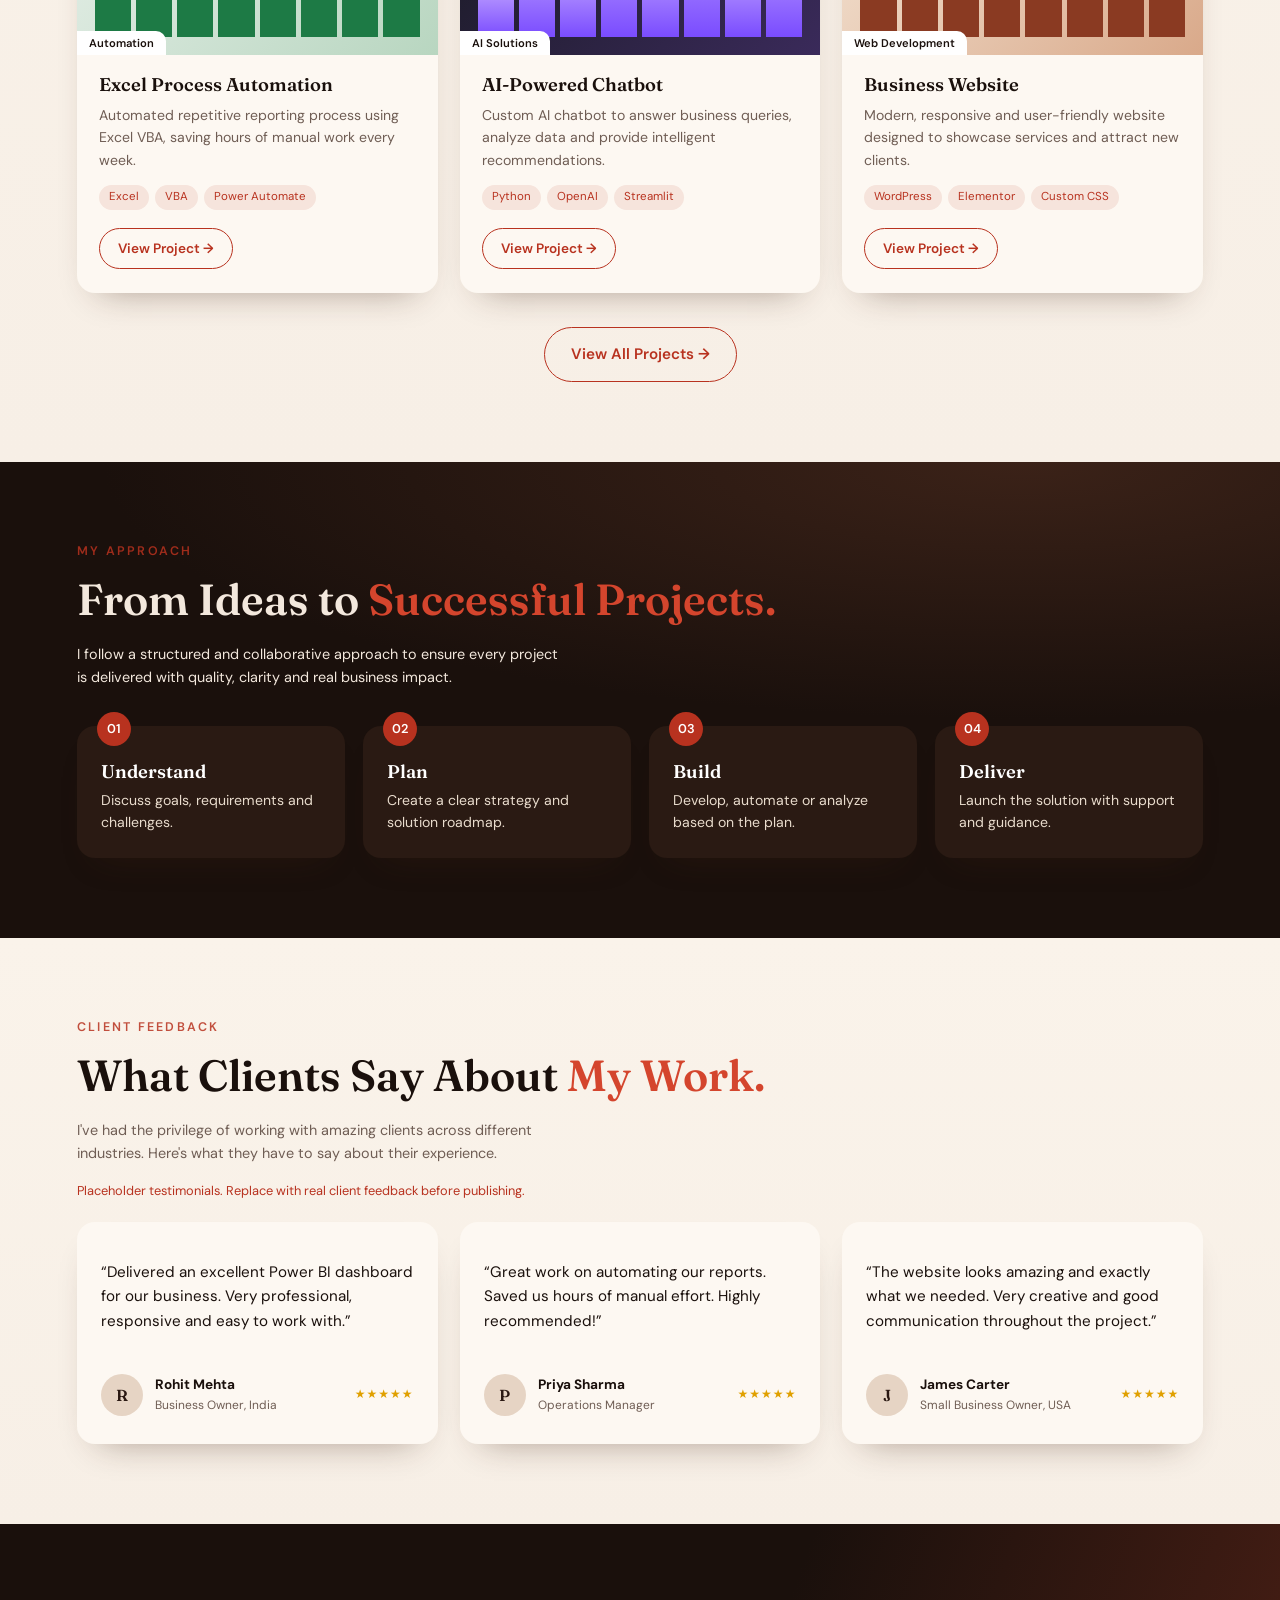
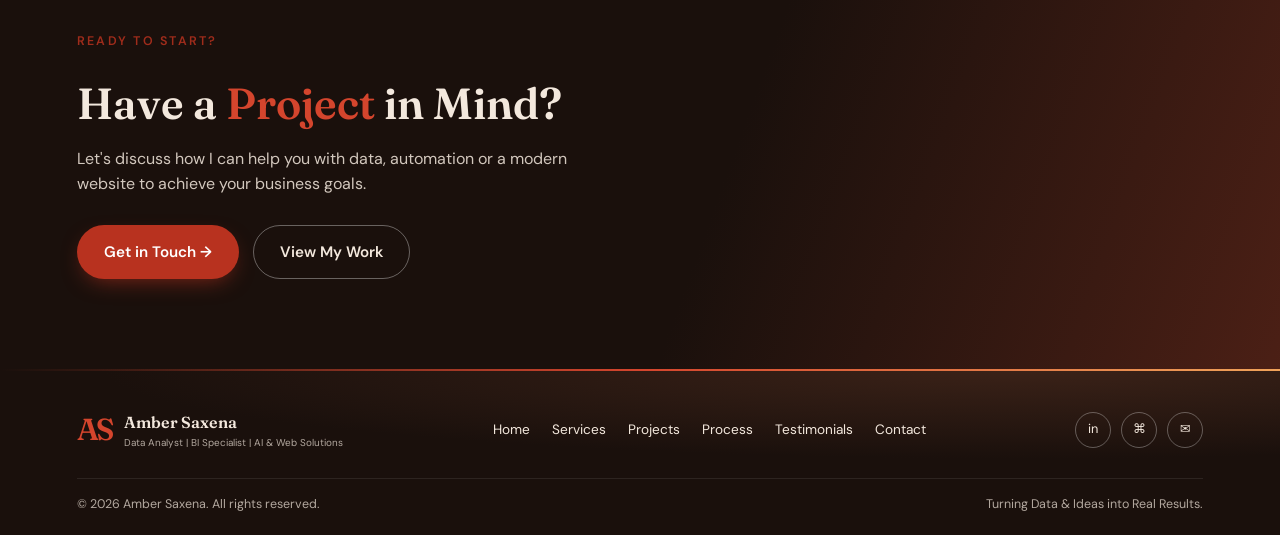
<file: projects.html>
<!DOCTYPE html>
<html lang="en">
<head>
<meta charset="UTF-8">
<meta name="viewport" content="width=device-width, initial-scale=1">
<title>Projects | Amber Saxena</title>
<meta name="description" content="Selected dashboards, automations, AI tools and websites built by Amber Saxena.">
<link rel="preconnect" href="https://fonts.googleapis.com">
<link rel="preconnect" href="https://fonts.gstatic.com" crossorigin>
<link href="https://fonts.googleapis.com/css2?family=Caveat:wght@500&family=DM+Sans:wght@400;500;600&family=Fraunces:opsz,wght@9..144,500;9..144,600&display=swap" rel="stylesheet">
<link rel="stylesheet" href="style.css">
<link rel="stylesheet" href="projects.css">
<link rel="icon" href="data:image/svg+xml,%3Csvg xmlns='http://www.w3.org/2000/svg' viewBox='0 0 64 64'%3E%3Crect width='64' height='64' rx='14' fill='%231a100c'/%3E%3Ctext x='32' y='43' font-size='30' text-anchor='middle' fill='%23d4452d' font-family='Georgia' font-weight='700'%3EAS%3C/text%3E%3C/svg%3E">
<link rel="stylesheet" href="motion.css">
<script>document.documentElement.classList.add('js')</script>
</head>
<body class="pg-projects">
<header class="nav" id="nav">
  <a class="brand" href="index.html"><span class="mono">AS</span><span>Amber Saxena<small>Data Analyst | BI Specialist | AI &amp; Web Solutions</small></span></a>
  <button class="burger" aria-label="Menu" aria-expanded="false"><i></i><i></i></button>
  <nav class="links" id="links">
    <a href="index.html">Home</a><a href="services.html">Services</a><a href="projects.html" class="on">Projects</a><a href="process.html">Process</a><a href="testimonials.html">Testimonials</a><a href="contact.html">Contact</a>
    <a href="contact.html" class="btn red sm">Let's Work Together →</a>
  </nav>
</header>



<section class="phero dark">
  <div class="hero-copy"><p class="kicker red">My Projects</p><h1>Turning Data into <em>Real Results.</em></h1><p class="lead">Here are some of my recent projects where I transformed complex data into clear insights, automated processes and built modern digital solutions for businesses across industries.</p><div class="ctas"><a class="btn red" href="#work">View My Work →</a><a class="btn ghost" href="contact.html">✉ Get in Touch</a></div></div>
  <div class="hand">Ideas, Strategies, Execution, Real Impact</div>
</section>

<section class="cream pstats">
  <div><i>▤</i><b>100+</b><span>Projects Completed</span></div><div><i>♟</i><b>50+</b><span>Happy Clients</span></div><div><i>★</i><b>5+</b><span>Industries Served</span></div><div><i>✓</i><b>95%</b><span>Client Satisfaction</span></div>
</section>

<section class="cream sec" id="work">
  <div class="head"><div><p class="kicker red">Featured Projects</p><h2>Real Projects. Measurable <em>Impact.</em></h2></div><p class="muted intro">Explore a selection of projects I've worked on, ranging from interactive dashboards and process automation to web development and AI solutions. Each project is designed to solve real business problems and deliver meaningful results.</p></div>
  <div class="filters"><div class="chips" role="group" aria-label="Filter projects"><button class="chip on" data-f="all">All Projects</button><button class="chip" data-f="Data Analytics">Data Analytics</button><button class="chip" data-f="Automation">Automation</button><button class="chip" data-f="AI Solutions">AI Solutions</button><button class="chip" data-f="Web Development">Web Development</button></div><label class="search"><span>⌕</span><input type="search" id="q" placeholder="Search projects..." aria-label="Search projects"></label></div>
  <div class="grid3 pg" id="pg"><article class="card pj tilt" data-cat="Data Analytics" data-q="sales performance dashboard interactive power bi dashboard to track sales trends, regional performance and key business kpis in real-time. power bi excel sql"><div class="shot a1"><div class="bars" data-bars="40,65,50,80,60,90,55,75"></div><span class="tag">Data Analytics</span></div><div class="pb"><h3>Sales Performance Dashboard</h3><p>Interactive Power BI dashboard to track sales trends, regional performance and key business KPIs in real-time.</p><p class="ptools"><i>Power BI</i><i>Excel</i><i>SQL</i></p><a class="btn out sm" href="#">View Project →</a></div></article><article class="card pj tilt" data-cat="Data Analytics" data-q="e-commerce analytics dashboard end-to-end dashboard to analyze customer behavior, sales performance and product trends. power bi excel sql"><div class="shot a2"><div class="bars" data-bars="70,45,85,55,95,60,80,50"></div><span class="tag">Data Analytics</span></div><div class="pb"><h3>E-Commerce Analytics Dashboard</h3><p>End-to-end dashboard to analyze customer behavior, sales performance and product trends.</p><p class="ptools"><i>Power BI</i><i>Excel</i><i>SQL</i></p><a class="btn out sm" href="#">View Project →</a></div></article><article class="card pj tilt" data-cat="Data Analytics" data-q="hr analytics dashboard comprehensive hr dashboard for workforce analytics, attrition analysis and employee performance tracking. power bi excel python"><div class="shot a3"><div class="bars" data-bars="40,65,50,80,60,90,55,75"></div><span class="tag">Data Analytics</span></div><div class="pb"><h3>HR Analytics Dashboard</h3><p>Comprehensive HR dashboard for workforce analytics, attrition analysis and employee performance tracking.</p><p class="ptools"><i>Power BI</i><i>Excel</i><i>Python</i></p><a class="btn out sm" href="#">View Project →</a></div></article><article class="card pj tilt" data-cat="Automation" data-q="excel process automation automated repetitive reporting process using excel vba, saving hours of manual work every week. excel vba power automate"><div class="shot a4"><div class="bars" data-bars="70,45,85,55,95,60,80,50"></div><span class="tag">Automation</span></div><div class="pb"><h3>Excel Process Automation</h3><p>Automated repetitive reporting process using Excel VBA, saving hours of manual work every week.</p><p class="ptools"><i>Excel</i><i>VBA</i><i>Power Automate</i></p><a class="btn out sm" href="#">View Project →</a></div></article><article class="card pj tilt" data-cat="AI Solutions" data-q="ai-powered chatbot custom ai chatbot to answer business queries, analyze data and provide intelligent recommendations. python openai streamlit"><div class="shot a5"><div class="bars" data-bars="40,65,50,80,60,90,55,75"></div><span class="tag">AI Solutions</span></div><div class="pb"><h3>AI-Powered Chatbot</h3><p>Custom AI chatbot to answer business queries, analyze data and provide intelligent recommendations.</p><p class="ptools"><i>Python</i><i>OpenAI</i><i>Streamlit</i></p><a class="btn out sm" href="#">View Project →</a></div></article><article class="card pj tilt" data-cat="Web Development" data-q="business website modern, responsive and user-friendly website designed to showcase services and attract new clients. wordpress elementor custom css"><div class="shot a6"><div class="bars" data-bars="70,45,85,55,95,60,80,50"></div><span class="tag">Web Development</span></div><div class="pb"><h3>Business Website</h3><p>Modern, responsive and user-friendly website designed to showcase services and attract new clients.</p><p class="ptools"><i>WordPress</i><i>Elementor</i><i>Custom CSS</i></p><a class="btn out sm" href="#">View Project →</a></div></article></div>
  <p class="empty" id="empty" hidden>No projects match your search. Try a different word or filter.</p>
  <p class="more"><a class="btn out" href="#">View All Projects →</a></p>
</section>

<section class="dark sec">
  <div class="head"><div><p class="kicker red">My Approach</p><h2>From Ideas to <em>Successful Projects.</em></h2></div><p class="intro">I follow a structured and collaborative approach to ensure every project is delivered with quality, clarity and real business impact.</p></div>
  <ol class="steps"><li class="card"><b>Understand</b>Discuss goals, requirements and challenges.</li><li class="card"><b>Plan</b>Create a clear strategy and solution roadmap.</li><li class="card"><b>Build</b>Develop, automate or analyze based on the plan.</li><li class="card"><b>Deliver</b>Launch the solution with support and guidance.</li></ol>
</section>

<section class="cream sec">
  <div class="head"><div><p class="kicker red">Client Feedback</p><h2>What Clients Say About <em>My Work.</em></h2></div><p class="muted intro">I've had the privilege of working with amazing clients across different industries. Here's what they have to say about their experience.</p></div>
  <p class="note">Placeholder testimonials. Replace with real client feedback before publishing.</p>
  <div class="grid3">
    <blockquote class="card"><p>“Delivered an excellent Power BI dashboard for our business. Very professional, responsive and easy to work with.”</p><footer><i class="av">R</i><span><b>Rohit Mehta</b>Business Owner, India</span><em>★★★★★</em></footer></blockquote>
    <blockquote class="card"><p>“Great work on automating our reports. Saved us hours of manual effort. Highly recommended!”</p><footer><i class="av">P</i><span><b>Priya Sharma</b>Operations Manager</span><em>★★★★★</em></footer></blockquote>
    <blockquote class="card"><p>“The website looks amazing and exactly what we needed. Very creative and good communication throughout the project.”</p><footer><i class="av">J</i><span><b>James Carter</b>Small Business Owner, USA</span><em>★★★★★</em></footer></blockquote>
  </div>
</section>

<section class="dark cta"><div><p class="kicker red">Ready to Start?</p><h2>Have a <em>Project</em> in Mind?</h2><p>Let's discuss how I can help you with data, automation or a modern website to achieve your business goals.</p><div class="ctas"><a class="btn red" href="contact.html">Get in Touch →</a><a class="btn ghost" href="#work">View My Work</a></div></div></section>
<footer class="foot dark">
  <div class="frow"><a class="brand" href="index.html"><span class="mono">AS</span><span>Amber Saxena<small>Data Analyst | BI Specialist | AI &amp; Web Solutions</small></span></a>
  <nav><a href="index.html">Home</a><a href="services.html">Services</a><a href="projects.html" class="on">Projects</a><a href="process.html">Process</a><a href="testimonials.html">Testimonials</a><a href="contact.html">Contact</a></nav>
  <div class="soc"><a href="#" aria-label="LinkedIn">in</a><a href="#" aria-label="GitHub">⌘</a><a href="#" aria-label="Email">✉</a></div></div>
  <div class="fbot"><span>© 2026 Amber Saxena. All rights reserved.</span><span>Turning Data &amp; Ideas into Real Results.</span></div>
</footer>
<script src="script.js"></script>
<script src="projects.js"></script>
</body>
</html>
</file>
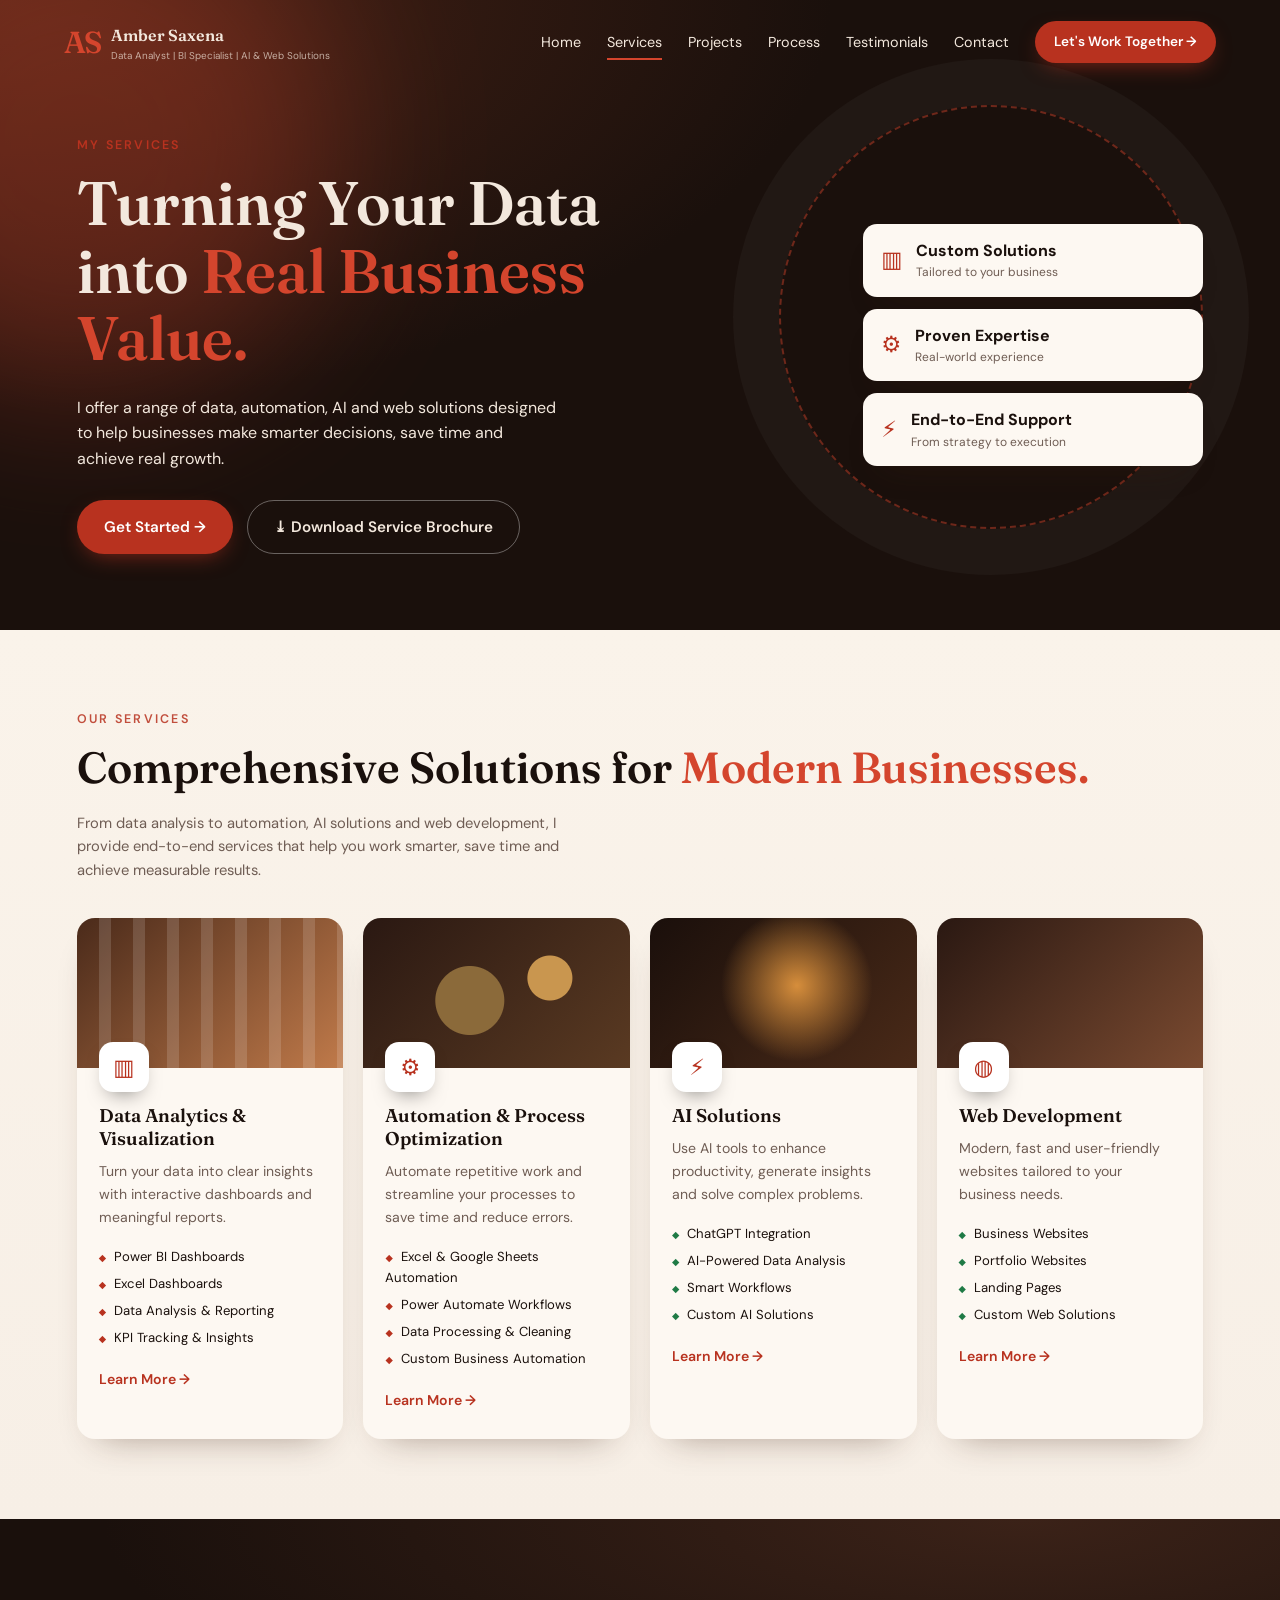
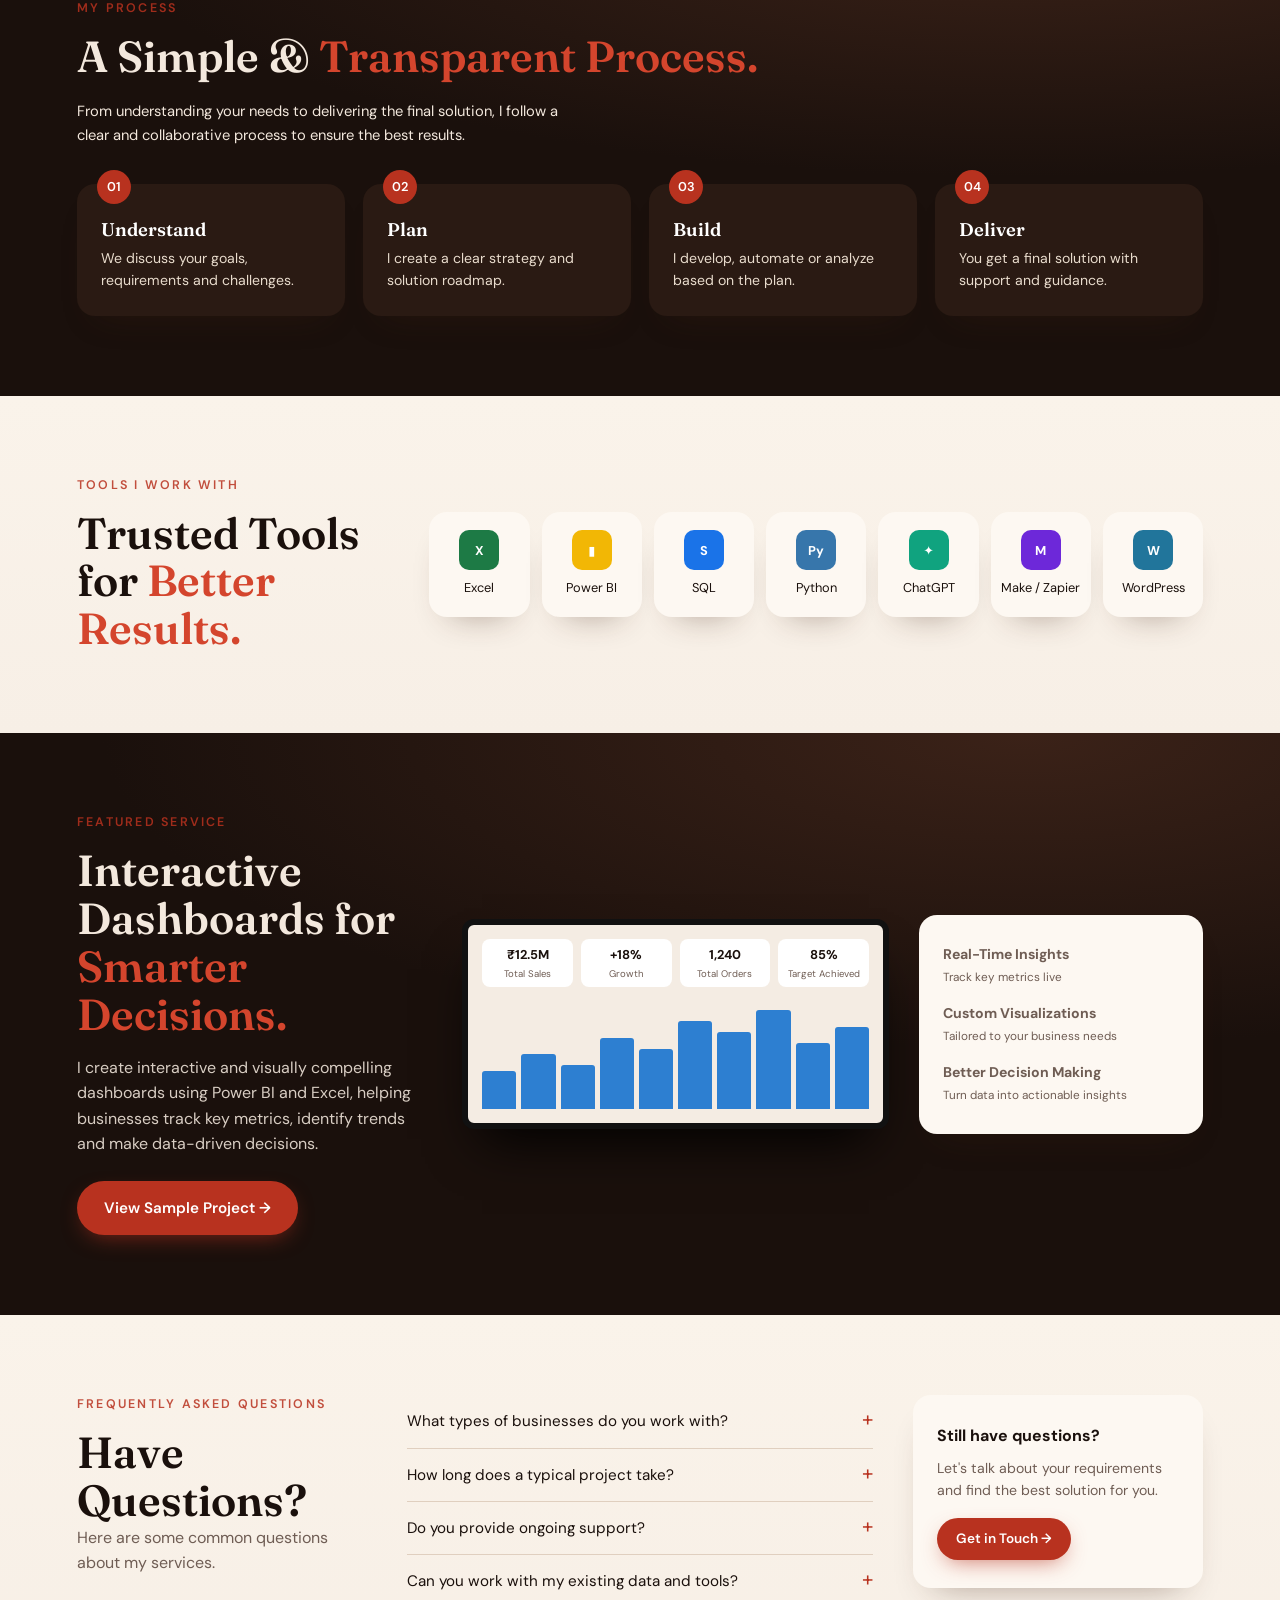
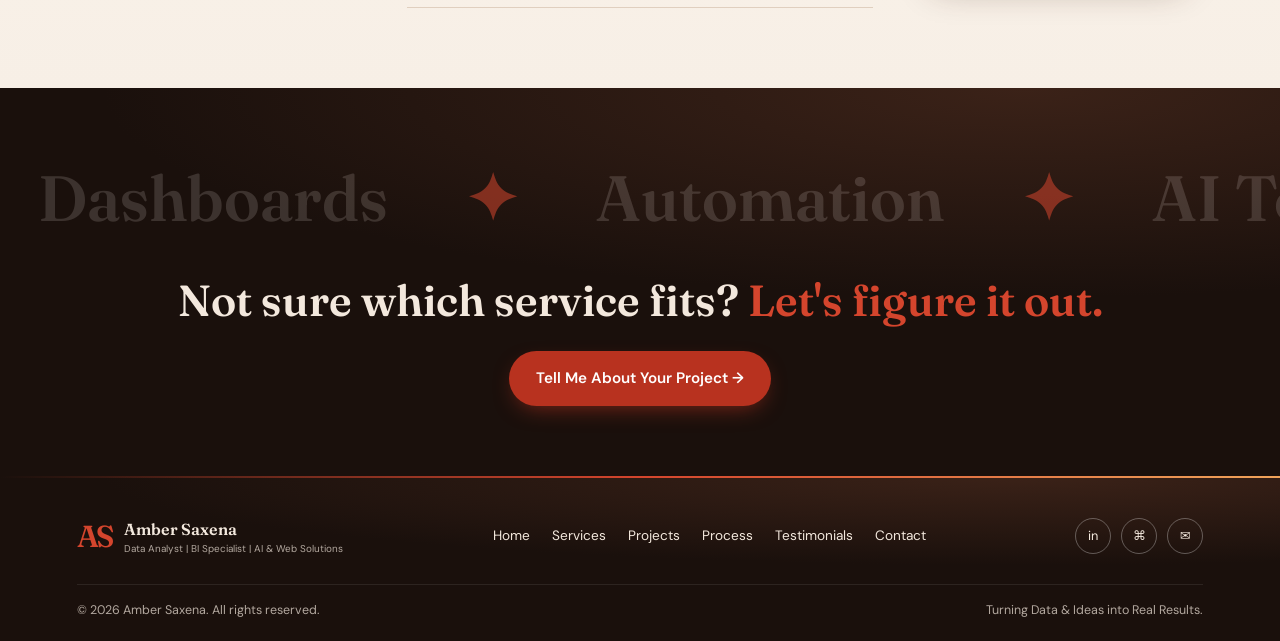
<file: services.html>
<!DOCTYPE html>
<html lang="en">
<head>
<meta charset="UTF-8">
<meta name="viewport" content="width=device-width, initial-scale=1">
<title>Services | Amber Saxena</title>
<meta name="description" content="Data analytics, automation, AI solutions and web development services by Amber Saxena.">
<link rel="preconnect" href="https://fonts.googleapis.com">
<link rel="preconnect" href="https://fonts.gstatic.com" crossorigin>
<link href="https://fonts.googleapis.com/css2?family=Caveat:wght@500&family=DM+Sans:wght@400;500;600&family=Fraunces:opsz,wght@9..144,500;9..144,600&display=swap" rel="stylesheet">
<link rel="stylesheet" href="style.css">
<link rel="stylesheet" href="services.css">
<link rel="icon" href="data:image/svg+xml,%3Csvg xmlns='http://www.w3.org/2000/svg' viewBox='0 0 64 64'%3E%3Crect width='64' height='64' rx='14' fill='%231a100c'/%3E%3Ctext x='32' y='43' font-size='30' text-anchor='middle' fill='%23d4452d' font-family='Georgia' font-weight='700'%3EAS%3C/text%3E%3C/svg%3E">
<link rel="stylesheet" href="motion.css">
<script>document.documentElement.classList.add('js')</script>
</head>
<body class="pg-services">
<header class="nav" id="nav">
  <a class="brand" href="index.html"><span class="mono">AS</span><span>Amber Saxena<small>Data Analyst | BI Specialist | AI &amp; Web Solutions</small></span></a>
  <button class="burger" aria-label="Menu" aria-expanded="false"><i></i><i></i></button>
  <nav class="links" id="links">
    <a href="index.html">Home</a><a href="services.html" class="on">Services</a><a href="projects.html">Projects</a><a href="process.html">Process</a><a href="testimonials.html">Testimonials</a><a href="contact.html">Contact</a>
    <a href="contact.html" class="btn red sm">Let's Work Together →</a>
  </nav>
</header>


<section class="shero dark">
  <div class="hero-copy">
    <p class="kicker red">My Services</p>
    <h1>Turning Your Data into <em>Real Business Value.</em></h1>
    <p class="lead">I offer a range of data, automation, AI and web solutions designed to help businesses make smarter decisions, save time and achieve real growth.</p>
    <div class="ctas"><a class="btn red" href="contact.html">Get Started →</a><a class="btn ghost" href="#">⤓ Download Service Brochure</a></div>
  </div>
  <div class="pills">
    <div class="card"><i>▥</i><b>Custom Solutions</b><small>Tailored to your business</small></div>
    <div class="card"><i>⚙</i><b>Proven Expertise</b><small>Real-world experience</small></div>
    <div class="card"><i>⚡</i><b>End-to-End Support</b><small>From strategy to execution</small></div>
  </div>
</section>

<section class="cream sec">
  <div class="head"><div><p class="kicker red">Our Services</p><h2>Comprehensive Solutions for <em>Modern Businesses.</em></h2></div><p class="muted intro">From data analysis to automation, AI solutions and web development, I provide end-to-end services that help you work smarter, save time and achieve measurable results.</p></div>
  <div class="grid4">
    <article class="card svc tilt"><div class="svc-img i1"></div><span class="ico badge">▥</span><h3>Data Analytics &amp; Visualization</h3><p>Turn your data into clear insights with interactive dashboards and meaningful reports.</p><ul><li>Power BI Dashboards</li><li>Excel Dashboards</li><li>Data Analysis &amp; Reporting</li><li>KPI Tracking &amp; Insights</li></ul><a href="contact.html">Learn More →</a></article>
    <article class="card svc tilt"><div class="svc-img i2"></div><span class="ico badge">⚙</span><h3>Automation &amp; Process Optimization</h3><p>Automate repetitive work and streamline your processes to save time and reduce errors.</p><ul><li>Excel &amp; Google Sheets Automation</li><li>Power Automate Workflows</li><li>Data Processing &amp; Cleaning</li><li>Custom Business Automation</li></ul><a href="contact.html">Learn More →</a></article>
    <article class="card svc tilt"><div class="svc-img i3"></div><span class="ico badge">⚡</span><h3>AI Solutions</h3><p>Use AI tools to enhance productivity, generate insights and solve complex problems.</p><ul><li>ChatGPT Integration</li><li>AI-Powered Data Analysis</li><li>Smart Workflows</li><li>Custom AI Solutions</li></ul><a href="contact.html">Learn More →</a></article>
    <article class="card svc tilt"><div class="svc-img i4"></div><span class="ico badge">◍</span><h3>Web Development</h3><p>Modern, fast and user-friendly websites tailored to your business needs.</p><ul><li>Business Websites</li><li>Portfolio Websites</li><li>Landing Pages</li><li>Custom Web Solutions</li></ul><a href="contact.html">Learn More →</a></article>
  </div>
</section>

<section class="dark sec" id="process">
  <div class="head"><div><p class="kicker red">My Process</p><h2>A Simple &amp; <em>Transparent Process.</em></h2></div><p class="intro">From understanding your needs to delivering the final solution, I follow a clear and collaborative process to ensure the best results.</p></div>
  <ol class="steps">
    <li class="card"><b>Understand</b>We discuss your goals, requirements and challenges.</li>
    <li class="card"><b>Plan</b>I create a clear strategy and solution roadmap.</li>
    <li class="card"><b>Build</b>I develop, automate or analyze based on the plan.</li>
    <li class="card"><b>Deliver</b>You get a final solution with support and guidance.</li>
  </ol>
</section>

<section class="cream sec tools2">
  <div><p class="kicker red">Tools I Work With</p><h2>Trusted Tools for <em>Better Results.</em></h2></div>
  <div class="tgrid">
    <div class="card"><i style="background:#1d7a45">X</i>Excel</div><div class="card"><i style="background:#f2b705">▮</i>Power BI</div><div class="card"><i style="background:#1a73e8">S</i>SQL</div><div class="card"><i style="background:#3776ab">Py</i>Python</div><div class="card"><i style="background:#10a37f">✦</i>ChatGPT</div><div class="card"><i style="background:#6d28d9">M</i>Make / Zapier</div><div class="card"><i style="background:#21759b">W</i>WordPress</div>
  </div>
</section>

<section class="dark sec feat">
  <div><p class="kicker red">Featured Service</p><h2>Interactive Dashboards for <em>Smarter Decisions.</em></h2><p class="lead">I create interactive and visually compelling dashboards using Power BI and Excel, helping businesses track key metrics, identify trends and make data-driven decisions.</p><a class="btn red" href="projects.html">View Sample Project →</a></div>
  <div class="laptop"><div class="kpis"><b>₹12.5M<small>Total Sales</small></b><b>+18%<small>Growth</small></b><b>1,240<small>Total Orders</small></b><b>85%<small>Target Achieved</small></b></div><div class="bars" data-bars="35,50,40,65,55,80,70,90,60,75"></div></div>
  <div class="card list"><p><b>Real-Time Insights</b><small>Track key metrics live</small></p><p><b>Custom Visualizations</b><small>Tailored to your business needs</small></p><p><b>Better Decision Making</b><small>Turn data into actionable insights</small></p></div>
</section>

<section class="cream sec faq">
  <div><p class="kicker red">Frequently Asked Questions</p><h2>Have Questions?</h2><p class="muted">Here are some common questions about my services.</p></div>
  <div class="qs">
    <details><summary>What types of businesses do you work with?</summary><p>Small and mid-sized businesses across different industries. If you work with data, reports or repetitive processes, I can likely help.</p></details>
    <details><summary>How long does a typical project take?</summary><p>It depends on scope. A dashboard or landing page usually takes a few days to a couple of weeks. We agree on a timeline before I start.</p></details>
    <details><summary>Do you provide ongoing support?</summary><p>Yes. Every project includes guidance after delivery, and I'm available for updates and improvements later.</p></details>
    <details><summary>Can you work with my existing data and tools?</summary><p>Yes. I work with Excel, Google Sheets, SQL and more, and build on what you already use.</p></details>
  </div>
  <div class="card ask"><b>Still have questions?</b><p>Let's talk about your requirements and find the best solution for you.</p><a class="btn red sm" href="contact.html">Get in Touch →</a></div>
</section>
<section class="dark cta-m"><div class="marq" aria-hidden="true"><span>Dashboards</span><span>✦</span><span>Automation</span><span>✦</span><span>AI Tools</span><span>✦</span><span>Websites</span><span>✦</span><span>Insights</span><span>✦</span><span>Dashboards</span><span>✦</span><span>Automation</span><span>✦</span><span>AI Tools</span><span>✦</span><span>Websites</span><span>✦</span><span>Insights</span><span>✦</span></div><div class="cm-in"><h2>Not sure which service fits? <em>Let's figure it out.</em></h2><a class="btn red" href="contact.html">Tell Me About Your Project →</a></div></section>
<footer class="foot dark">
  <div class="frow"><a class="brand" href="index.html"><span class="mono">AS</span><span>Amber Saxena<small>Data Analyst | BI Specialist | AI &amp; Web Solutions</small></span></a>
  <nav><a href="index.html">Home</a><a href="services.html" class="on">Services</a><a href="projects.html">Projects</a><a href="process.html">Process</a><a href="testimonials.html">Testimonials</a><a href="contact.html">Contact</a></nav>
  <div class="soc"><a href="#" aria-label="LinkedIn">in</a><a href="#" aria-label="GitHub">⌘</a><a href="#" aria-label="Email">✉</a></div></div>
  <div class="fbot"><span>© 2026 Amber Saxena. All rights reserved.</span><span>Turning Data &amp; Ideas into Real Results.</span></div>
</footer>
<script src="script.js"></script>
</body>
</html>
</file>
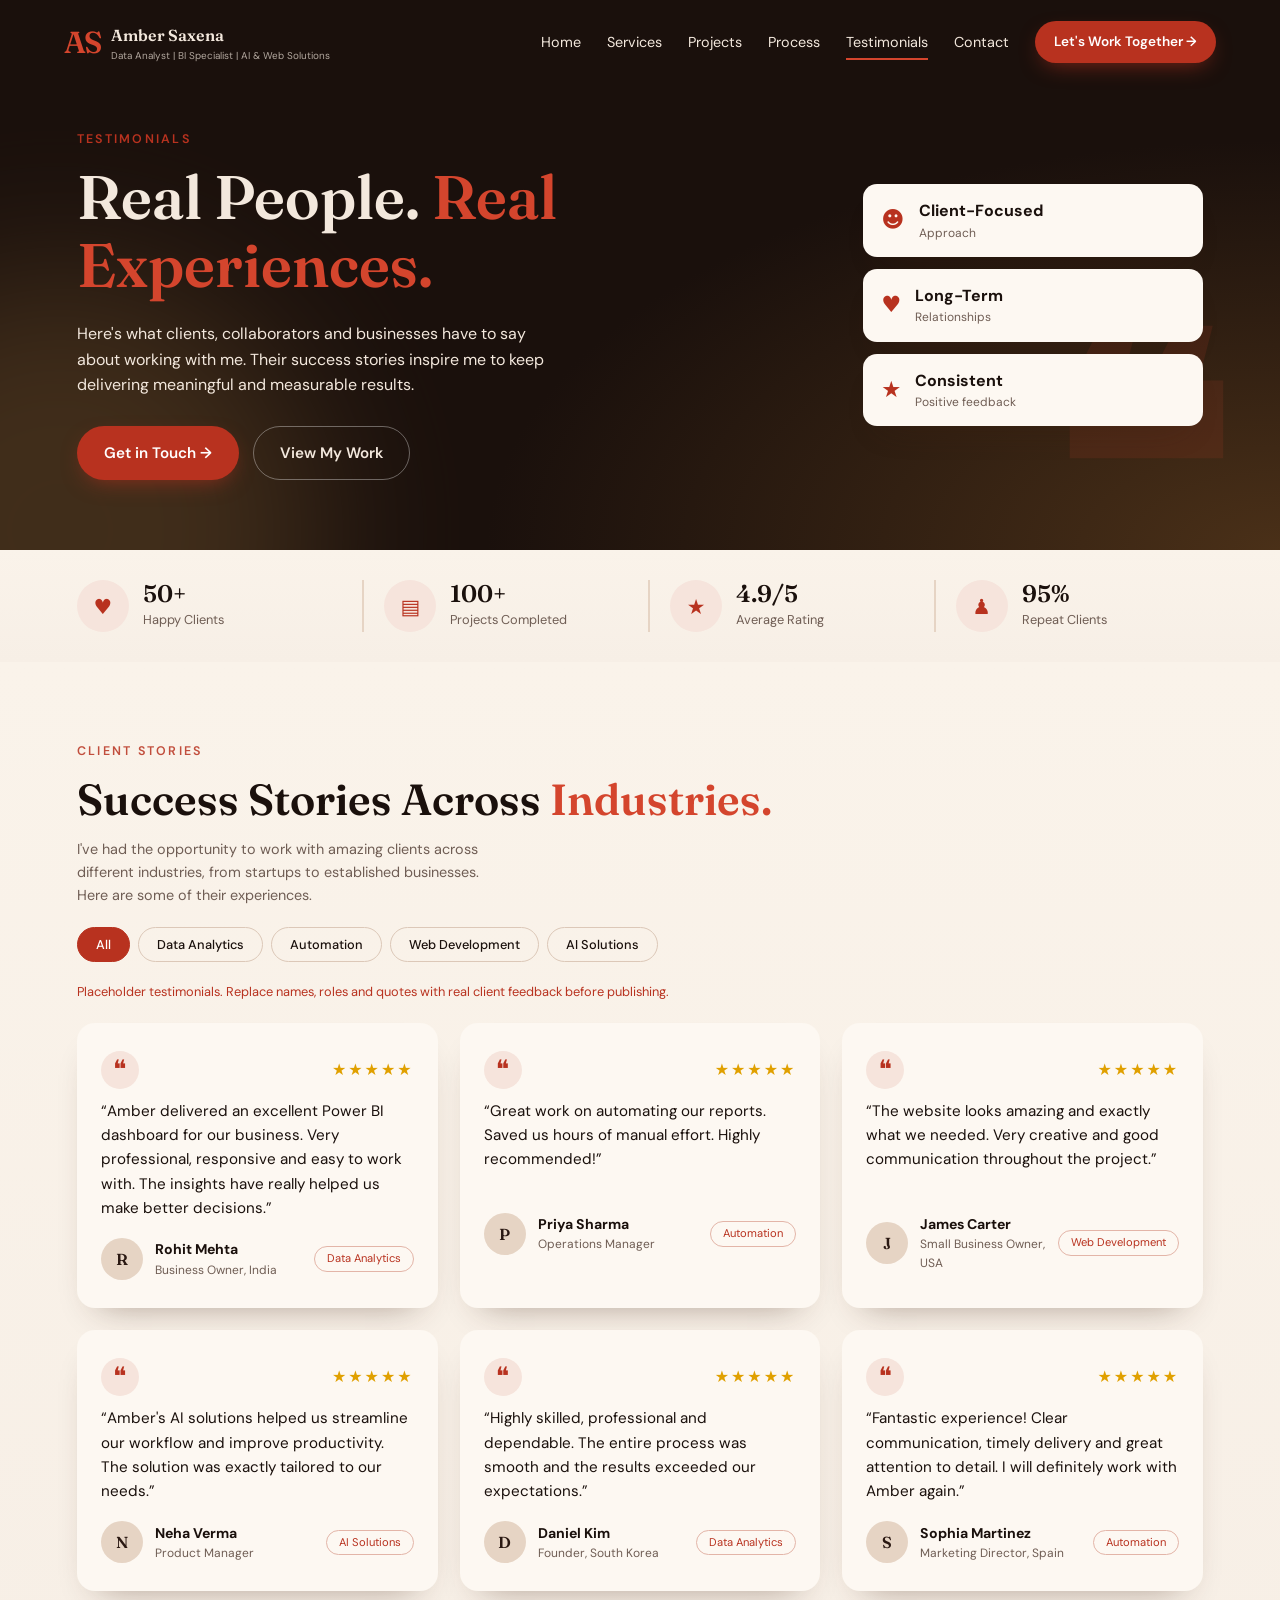
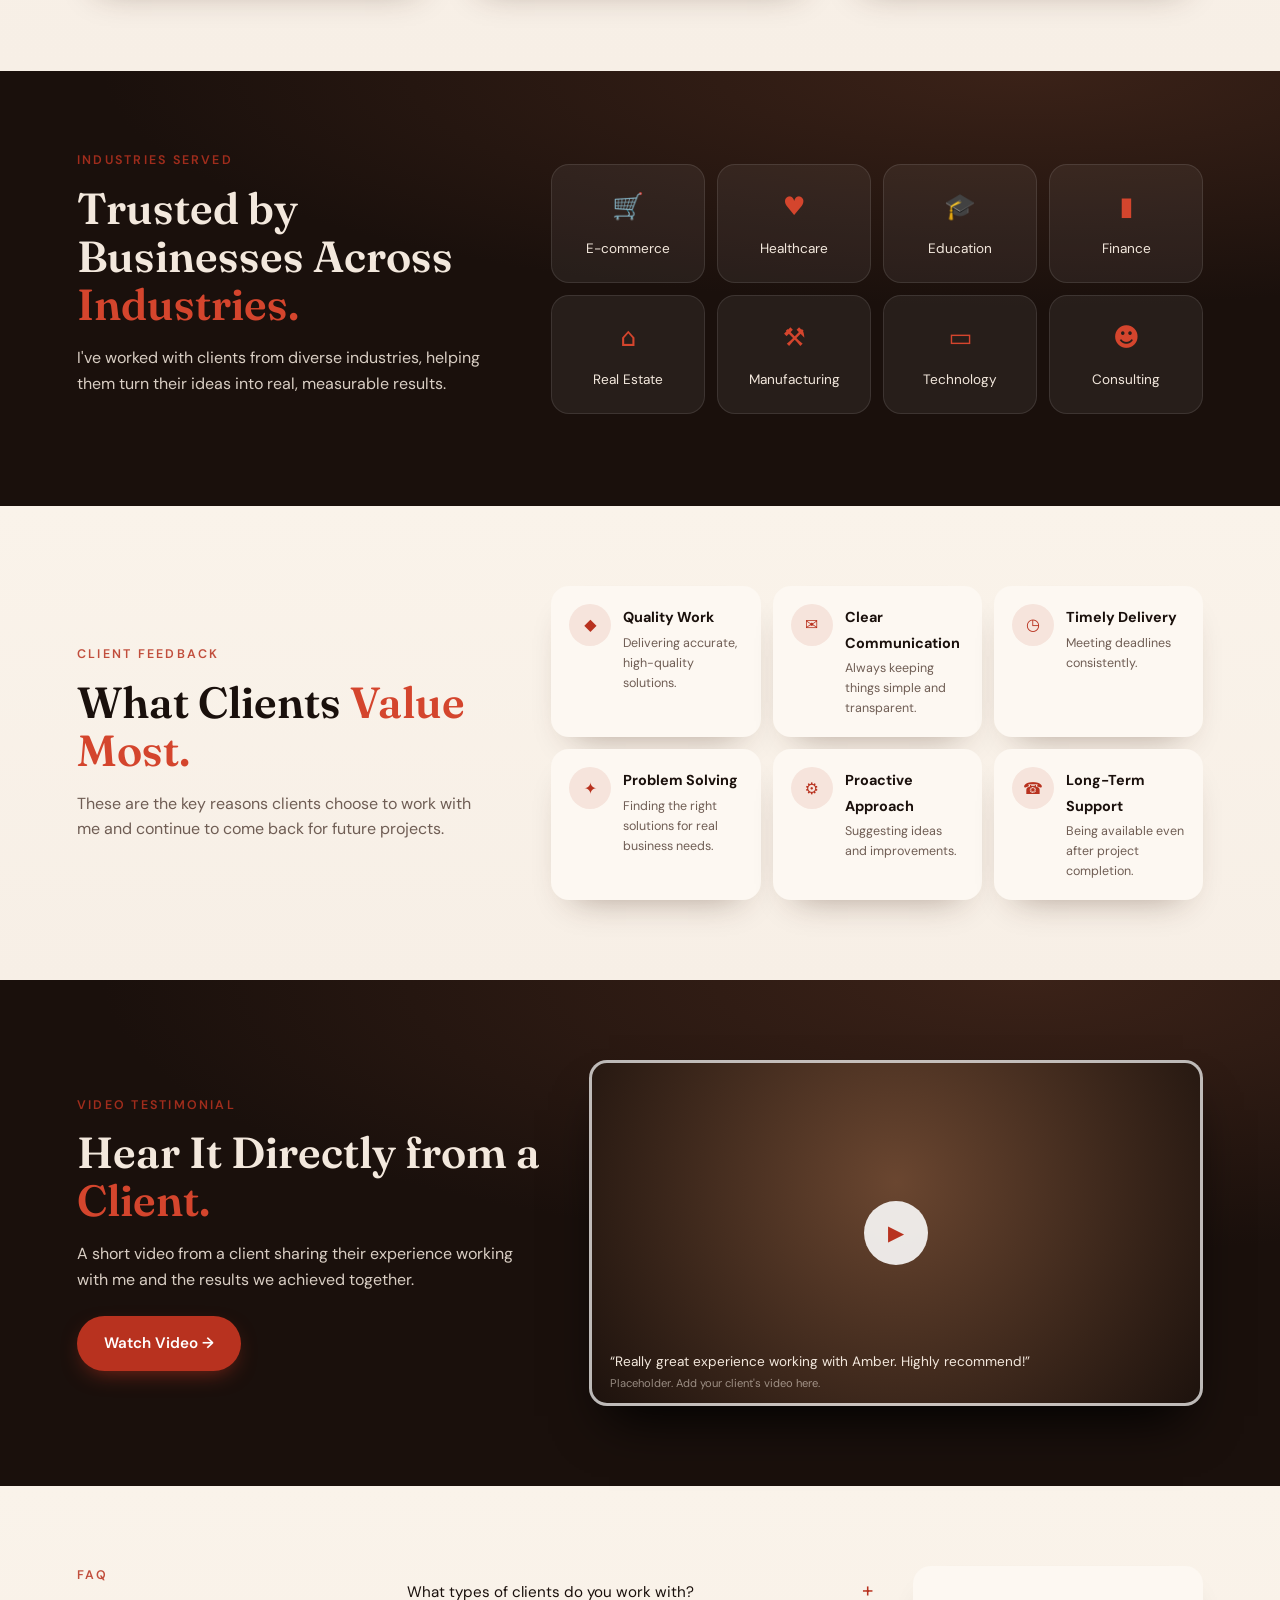
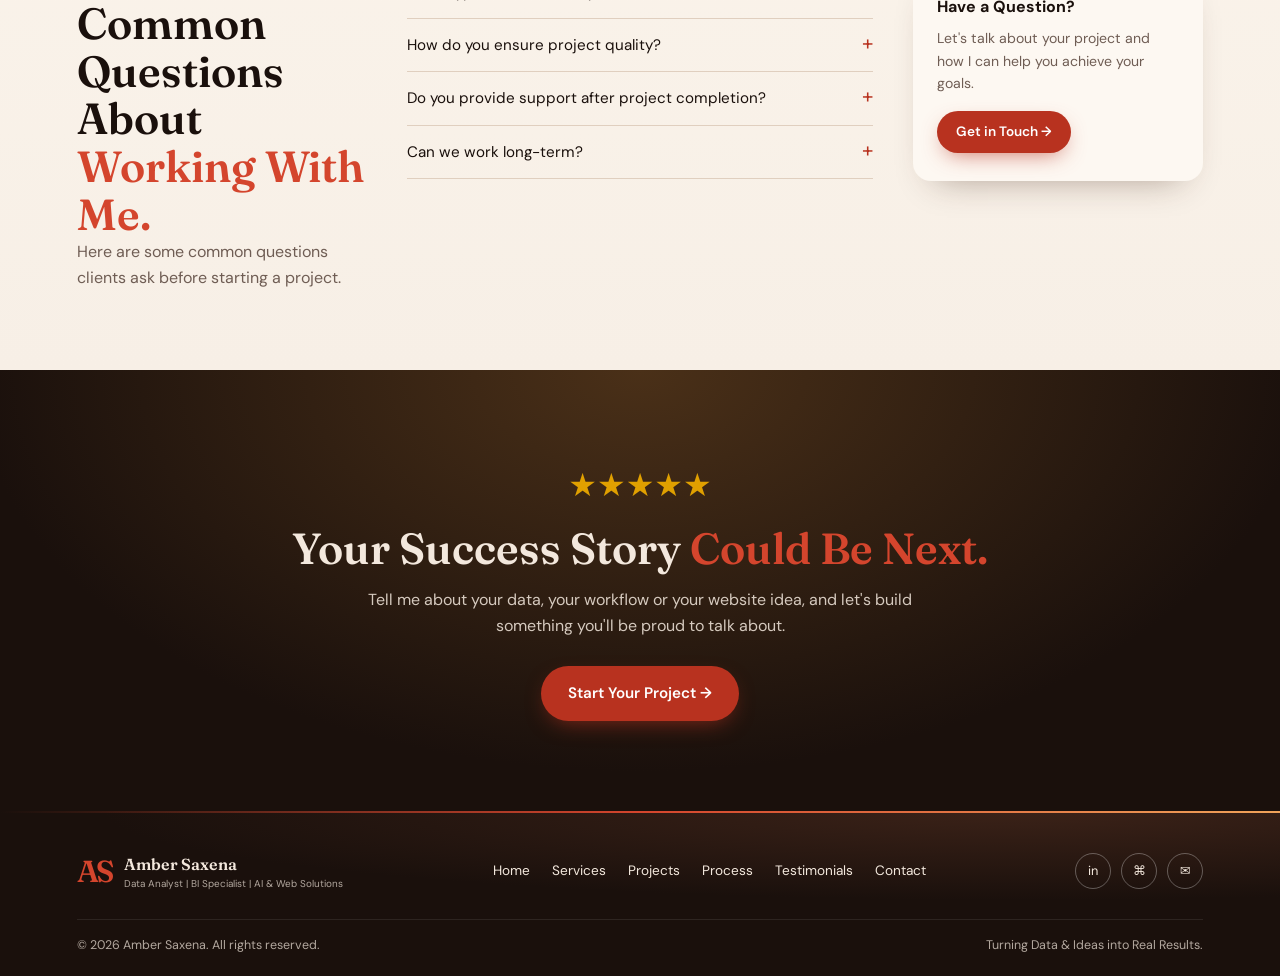
<file: testimonials.html>
<!DOCTYPE html>
<html lang="en">
<head>
<meta charset="UTF-8">
<meta name="viewport" content="width=device-width, initial-scale=1">
<title>Testimonials | Amber Saxena</title>
<meta name="description" content="What clients say about working with Amber Saxena.">
<link rel="preconnect" href="https://fonts.googleapis.com">
<link rel="preconnect" href="https://fonts.gstatic.com" crossorigin>
<link href="https://fonts.googleapis.com/css2?family=Caveat:wght@500&family=DM+Sans:wght@400;500;600&family=Fraunces:opsz,wght@9..144,500;9..144,600&display=swap" rel="stylesheet">
<link rel="stylesheet" href="style.css">
<link rel="stylesheet" href="testimonials.css">
<link rel="icon" href="data:image/svg+xml,%3Csvg xmlns='http://www.w3.org/2000/svg' viewBox='0 0 64 64'%3E%3Crect width='64' height='64' rx='14' fill='%231a100c'/%3E%3Ctext x='32' y='43' font-size='30' text-anchor='middle' fill='%23d4452d' font-family='Georgia' font-weight='700'%3EAS%3C/text%3E%3C/svg%3E">
<link rel="stylesheet" href="motion.css">
<script>document.documentElement.classList.add('js')</script>
</head>
<body class="pg-testimonials">
<header class="nav" id="nav">
  <a class="brand" href="index.html"><span class="mono">AS</span><span>Amber Saxena<small>Data Analyst | BI Specialist | AI &amp; Web Solutions</small></span></a>
  <button class="burger" aria-label="Menu" aria-expanded="false"><i></i><i></i></button>
  <nav class="links" id="links">
    <a href="index.html">Home</a><a href="services.html">Services</a><a href="projects.html">Projects</a><a href="process.html">Process</a><a href="testimonials.html" class="on">Testimonials</a><a href="contact.html">Contact</a>
    <a href="contact.html" class="btn red sm">Let's Work Together →</a>
  </nav>
</header>





<section class="thero dark">
  <div class="hero-copy"><p class="kicker red">Testimonials</p><h1>Real People. <em>Real Experiences.</em></h1><p class="lead">Here's what clients, collaborators and businesses have to say about working with me. Their success stories inspire me to keep delivering meaningful and measurable results.</p><div class="ctas"><a class="btn red" href="contact.html">Get in Touch →</a><a class="btn ghost" href="projects.html">View My Work</a></div></div>
  <div class="pills"><div class="card"><i>☻</i><b>Client-Focused</b><small>Approach</small></div><div class="card"><i>♥</i><b>Long-Term</b><small>Relationships</small></div><div class="card"><i>★</i><b>Consistent</b><small>Positive feedback</small></div></div>
</section>

<section class="cream pstats">
  <div><i>♥</i><b>50+</b><span>Happy Clients</span></div><div><i>▤</i><b>100+</b><span>Projects Completed</span></div><div><i>★</i><b>4.9/5</b><span>Average Rating</span></div><div><i>♟</i><b>95%</b><span>Repeat Clients</span></div>
</section>

<section class="cream sec" id="stories">
  <div class="head"><div><p class="kicker red">Client Stories</p><h2>Success Stories Across <em>Industries.</em></h2><p class="muted intro">I've had the opportunity to work with amazing clients across different industries, from startups to established businesses. Here are some of their experiences.</p></div>
  <div class="chips" role="group" aria-label="Filter testimonials"><button class="chip on" data-f="all">All</button><button class="chip" data-f="Data Analytics">Data Analytics</button><button class="chip" data-f="Automation">Automation</button><button class="chip" data-f="Web Development">Web Development</button><button class="chip" data-f="AI Solutions">AI Solutions</button></div></div>
  <p class="note">Placeholder testimonials. Replace names, roles and quotes with real client feedback before publishing.</p>
  <div class="grid3 tg" id="tg"><blockquote class="card tc tilt" data-cat="Data Analytics"><div class="top"><span class="q">❝</span><em>★★★★★</em></div><p>“Amber delivered an excellent Power BI dashboard for our business. Very professional, responsive and easy to work with. The insights have really helped us make better decisions.”</p><footer><i class="av">R</i><span><b>Rohit Mehta</b>Business Owner, India</span><u>Data Analytics</u></footer></blockquote><blockquote class="card tc tilt" data-cat="Automation"><div class="top"><span class="q">❝</span><em>★★★★★</em></div><p>“Great work on automating our reports. Saved us hours of manual effort. Highly recommended!”</p><footer><i class="av">P</i><span><b>Priya Sharma</b>Operations Manager</span><u>Automation</u></footer></blockquote><blockquote class="card tc tilt" data-cat="Web Development"><div class="top"><span class="q">❝</span><em>★★★★★</em></div><p>“The website looks amazing and exactly what we needed. Very creative and good communication throughout the project.”</p><footer><i class="av">J</i><span><b>James Carter</b>Small Business Owner, USA</span><u>Web Development</u></footer></blockquote><blockquote class="card tc tilt" data-cat="AI Solutions"><div class="top"><span class="q">❝</span><em>★★★★★</em></div><p>“Amber's AI solutions helped us streamline our workflow and improve productivity. The solution was exactly tailored to our needs.”</p><footer><i class="av">N</i><span><b>Neha Verma</b>Product Manager</span><u>AI Solutions</u></footer></blockquote><blockquote class="card tc tilt" data-cat="Data Analytics"><div class="top"><span class="q">❝</span><em>★★★★★</em></div><p>“Highly skilled, professional and dependable. The entire process was smooth and the results exceeded our expectations.”</p><footer><i class="av">D</i><span><b>Daniel Kim</b>Founder, South Korea</span><u>Data Analytics</u></footer></blockquote><blockquote class="card tc tilt" data-cat="Automation"><div class="top"><span class="q">❝</span><em>★★★★★</em></div><p>“Fantastic experience! Clear communication, timely delivery and great attention to detail. I will definitely work with Amber again.”</p><footer><i class="av">S</i><span><b>Sophia Martinez</b>Marketing Director, Spain</span><u>Automation</u></footer></blockquote></div>
</section>

<section class="dark sec ind">
  <div><p class="kicker red">Industries Served</p><h2>Trusted by Businesses Across <em>Industries.</em></h2><p class="lead">I've worked with clients from diverse industries, helping them turn their ideas into real, measurable results.</p></div>
  <div class="ig"><div class="card ic"><i>🛒</i>E-commerce</div><div class="card ic"><i>♥</i>Healthcare</div><div class="card ic"><i>🎓</i>Education</div><div class="card ic"><i>▮</i>Finance</div><div class="card ic"><i>⌂</i>Real Estate</div><div class="card ic"><i>⚒</i>Manufacturing</div><div class="card ic"><i>▭</i>Technology</div><div class="card ic"><i>☻</i>Consulting</div></div>
</section>

<section class="cream sec ind">
  <div><p class="kicker red">Client Feedback</p><h2>What Clients <em>Value Most.</em></h2><p class="muted">These are the key reasons clients choose to work with me and continue to come back for future projects.</p></div>
  <div class="vg"><div class="card v"><i>◆</i><div><b>Quality Work</b><p>Delivering accurate, high-quality solutions.</p></div></div><div class="card v"><i>✉</i><div><b>Clear Communication</b><p>Always keeping things simple and transparent.</p></div></div><div class="card v"><i>◷</i><div><b>Timely Delivery</b><p>Meeting deadlines consistently.</p></div></div><div class="card v"><i>✦</i><div><b>Problem Solving</b><p>Finding the right solutions for real business needs.</p></div></div><div class="card v"><i>⚙</i><div><b>Proactive Approach</b><p>Suggesting ideas and improvements.</p></div></div><div class="card v"><i>☎</i><div><b>Long-Term Support</b><p>Being available even after project completion.</p></div></div></div>
</section>

<section class="dark sec vid">
  <div><p class="kicker red">Video Testimonial</p><h2>Hear It Directly from a <em>Client.</em></h2><p class="lead">A short video from a client sharing their experience working with me and the results we achieved together.</p><a class="btn red" href="#">Watch Video →</a></div>
  <div class="frame"><button class="play" aria-label="Play video (placeholder)">▶</button><p>“Really great experience working with Amber. Highly recommend!”</p><small>Placeholder. Add your client's video here.</small></div>
</section>

<section class="cream sec faq2">
  <div><p class="kicker red">FAQ</p><h2>Common Questions About <em>Working With Me.</em></h2><p class="muted">Here are some common questions clients ask before starting a project.</p></div>
  <div class="qs"><details><summary>What types of clients do you work with?</summary><p>Small and mid-sized businesses, startups and teams across many industries. If you work with data, reports or repetitive tasks, I can likely help.</p></details><details><summary>How do you ensure project quality?</summary><p>We agree on goals up front, I share progress at each stage, and I test the result with you before delivery.</p></details><details><summary>Do you provide support after project completion?</summary><p>Yes. Every project includes guidance after delivery, and I'm available for updates later.</p></details><details><summary>Can we work long-term?</summary><p>Yes. Many projects grow into ongoing work such as monthly reporting, new dashboards or continued automation.</p></details></div>
  <div class="card ask"><b>Have a Question?</b><p>Let's talk about your project and how I can help you achieve your goals.</p><a class="btn red sm" href="contact.html">Get in Touch →</a></div>
</section>
<section class="dark cta-t"><div class="stars" aria-hidden="true"><span style="--i:0">★</span><span style="--i:1">★</span><span style="--i:2">★</span><span style="--i:3">★</span><span style="--i:4">★</span></div><h2>Your Success Story <em>Could Be Next.</em></h2><p>Tell me about your data, your workflow or your website idea, and let's build something you'll be proud to talk about.</p><a class="btn red" href="contact.html">Start Your Project →</a></section>
<footer class="foot dark">
  <div class="frow"><a class="brand" href="index.html"><span class="mono">AS</span><span>Amber Saxena<small>Data Analyst | BI Specialist | AI &amp; Web Solutions</small></span></a>
  <nav><a href="index.html">Home</a><a href="services.html">Services</a><a href="projects.html">Projects</a><a href="process.html">Process</a><a href="testimonials.html" class="on">Testimonials</a><a href="contact.html">Contact</a></nav>
  <div class="soc"><a href="#" aria-label="LinkedIn">in</a><a href="#" aria-label="GitHub">⌘</a><a href="#" aria-label="Email">✉</a></div></div>
  <div class="fbot"><span>© 2026 Amber Saxena. All rights reserved.</span><span>Turning Data &amp; Ideas into Real Results.</span></div>
</footer>
<script src="script.js"></script>
<script src="testimonials.js"></script>
</body>
</html>
</file>
<file: style.css>
:root{--ink:#1a100c;--brown:#2a1812;--cream:#f7efe6;--card:#fdf8f2;--red:#b8321f;--red2:#d4452d;--muted:#6f5d54;--serif:'Fraunces',Georgia,serif;--sans:'DM Sans',system-ui,sans-serif;--hand:'Caveat',cursive}
*{box-sizing:border-box;margin:0}
html{scroll-behavior:smooth}
body{font:400 16px/1.6 var(--sans);color:var(--ink);background:var(--cream);overflow-x:hidden}
a{color:inherit;text-decoration:none}
:focus-visible{outline:2px solid var(--red2);outline-offset:3px}
h1,h2,h3{font-family:var(--serif);font-weight:600;line-height:1.1}
h1{font-size:clamp(2.6rem,5.4vw,4.4rem)}h2{font-size:clamp(1.9rem,3.4vw,2.8rem)}h3{font-size:1.15rem;line-height:1.25}
em{font-style:normal;color:var(--red2)}
.dark{background:radial-gradient(120% 90% at 80% 0,#3b2218,var(--ink) 60%);color:#f3e8dd}
.cream{background:linear-gradient(180deg,#faf3ea,var(--cream))}
.sec{padding:80px max(24px,6vw)}.tight{padding-top:20px}
.kicker{font-size:.78rem;letter-spacing:.18em;text-transform:uppercase;margin-bottom:14px;opacity:.85}.kicker.red{color:var(--red);font-weight:600}
.hand{font-family:var(--hand);font-size:1.4rem;color:inherit;opacity:.8;line-height:1.1}
.muted{color:var(--muted)}
/* buttons */
.btn{display:inline-flex;align-items:center;gap:8px;padding:14px 26px;border-radius:999px;font-weight:600;font-size:.95rem;border:1.5px solid transparent;cursor:pointer;background:none;font-family:inherit;color:inherit;transition:transform .25s,background .25s,box-shadow .25s}
.btn.sm{padding:9px 18px;font-size:.85rem}
.btn.red{background:var(--red);color:#fff;box-shadow:0 8px 22px -8px rgba(184,50,31,.7)}.btn.red:hover{background:var(--red2);transform:translateY(-2px)}
.btn.ghost{border-color:rgba(255,255,255,.35)}.btn.ghost:hover{background:rgba(255,255,255,.1)}
.btn.out{border-color:var(--red);color:var(--red)}.btn.out:hover{background:var(--red);color:#fff}
/* nav */
.nav{position:fixed;inset:0 0 auto;z-index:20;display:flex;align-items:center;justify-content:space-between;padding:18px max(24px,5vw);color:#f3e8dd;transition:background .3s,padding .3s}
.nav.solid{background:rgba(26,16,12,.92);backdrop-filter:blur(10px);padding-block:10px}
.brand{display:flex;align-items:center;gap:12px;font-family:var(--serif);font-weight:600}
.brand small{display:block;font:400 .62rem var(--sans);opacity:.7}
.mono{font-size:1.9rem;color:var(--red2);letter-spacing:-.08em}
.links{display:flex;align-items:center;gap:26px;font-size:.9rem}
.links a:not(.btn){position:relative;padding:4px 0}.links a.on:not(.btn):after,.links a:not(.btn):hover:after{content:"";position:absolute;left:0;right:0;bottom:-2px;height:2px;background:var(--red2)}
.burger{display:none;background:none;border:0;width:40px;height:40px;cursor:pointer}.burger i{display:block;height:2px;background:#f3e8dd;margin:7px 8px}
/* hero */
.hero{position:relative;min-height:100vh;display:grid;grid-template-columns:1.05fr 1fr;gap:20px;padding:130px max(24px,6vw) 120px;align-items:center}
.js .hero-copy>*{opacity:0;transform:translateY(18px)}.ready .hero-copy>*{animation:up .8s cubic-bezier(.2,.7,.2,1) forwards}
.ready .hero-copy>:nth-child(2){animation-delay:.1s}.ready .hero-copy>:nth-child(3){animation-delay:.22s}.ready .hero-copy>:nth-child(4){animation-delay:.34s}.ready .hero-copy>:nth-child(5){animation-delay:.46s}
@keyframes up{to{opacity:1;transform:none}}
.no-js .hero-copy>*{opacity:1}
.lead{max-width:30em;margin:22px 0 30px;opacity:.88}
.ctas{display:flex;gap:14px;flex-wrap:wrap}
.trust{display:flex;align-items:center;gap:12px;margin-top:34px;font-size:.9rem;font-weight:600}.trust small{font-weight:400;opacity:.7;margin-left:-6px;display:block}
.faces{display:flex}.faces i{width:32px;height:32px;border-radius:50%;background:linear-gradient(#c98a6b,#7a3a2c);border:2px solid var(--ink);margin-right:-10px}
.hero-art{position:relative;min-height:520px}
.portrait{position:absolute;inset:0 8% 0 12%;border-radius:28px 28px 0 0;background:radial-gradient(circle at 50% 30%,#5a3424,#241410);overflow:hidden;display:flex;flex-direction:column;justify-content:flex-end}
.portrait svg{width:100%;height:auto}.portrait small{position:absolute;top:12px;left:0;right:0;text-align:center;font-size:.72rem;opacity:.55}
.hero-art .h1{position:absolute;top:-30px;left:2%;width:9em;transform:rotate(-8deg);z-index:2}
.float{position:absolute;right:0;width:200px;background:var(--card);color:var(--ink);border-radius:16px;padding:14px 16px;box-shadow:0 22px 40px -18px rgba(0,0,0,.6);font-size:.78rem;z-index:2}
.float b{display:block;font-weight:600}.float strong{font:600 1.6rem var(--sans);color:#1f7a45}
.f1{top:0}.f2{top:150px}.f3{top:270px}
.f1 .bars{position:absolute;right:14px;bottom:12px;width:70px;height:36px}
.flow{display:flex;justify-content:space-between;margin-top:8px}.flow i{font-style:normal;color:var(--red);background:#f3e1d6;border-radius:8px;padding:4px 8px}
.bars{display:flex;align-items:flex-end;gap:5px}.bars span{flex:1;height:var(--h);background:var(--red);border-radius:3px 3px 0 0;transform-origin:bottom;transition:transform .8s}
.tools{position:absolute;left:max(24px,6vw);right:max(24px,6vw);bottom:28px;display:flex;align-items:center;justify-content:space-between;gap:16px;flex-wrap:wrap;padding:14px 26px;border-radius:18px;background:rgba(0,0,0,.45);border:1px solid rgba(255,255,255,.08);font-size:.85rem}
.tools span{font-family:var(--hand);font-size:1.15rem;opacity:.8}.tools b{display:flex;align-items:center;gap:8px;font-weight:500}
.tools i{font:700 .7rem var(--sans);font-style:normal;width:28px;height:28px;border-radius:7px;display:grid;place-items:center;color:#fff}
/* stats */
.stats{display:grid;grid-template-columns:repeat(4,1fr);gap:16px;padding:36px max(24px,6vw)}
.stats div{padding:6px 24px;border-left:2px solid #e6d4c4}.stats b{display:block;font:600 2rem var(--serif)}.stats span{font-size:.85rem;color:var(--muted)}
/* heads & cards */
.head{display:flex;align-items:flex-end;justify-content:space-between;gap:20px;flex-wrap:wrap;margin-bottom:36px}
.grid4{display:grid;grid-template-columns:repeat(4,1fr);gap:20px}.grid3{display:grid;grid-template-columns:repeat(3,1fr);gap:22px}
.card{background:var(--card);color:var(--ink);border-radius:18px;padding:28px 24px;box-shadow:0 18px 34px -22px rgba(60,30,15,.45);transition:transform .35s,box-shadow .35s}
.card:hover{transform:translateY(-6px);box-shadow:0 28px 44px -22px rgba(60,30,15,.55)}
.card p{font-size:.88rem;color:var(--muted);margin:10px 0 18px}.card>a{color:var(--red);font-weight:600;font-size:.88rem}
.ico{display:block;font-size:2rem;color:var(--red);margin-bottom:14px}.ico.blue{color:#1a73e8}
.proj{padding:0;overflow:hidden}.pb{padding:20px 22px 24px}
.shot{height:170px;display:flex;gap:14px;align-items:flex-end;padding:18px;background:linear-gradient(135deg,#0d1b2a,#16314d)}
.s2{background:linear-gradient(135deg,#eaf2fa,#cfe2f3)}.s2 .bars span{background:#2d7fd1}.s3{background:linear-gradient(135deg,#1c8aa8,#6fc3d6)}.s3 .bars span{background:#0d4f66}
.shot .bars{flex:1;height:100%}.s1 .bars span{background:linear-gradient(#35d0ff,#2a6bff)}
.donut{width:84px;height:84px;border-radius:50%;background:conic-gradient(#ff5fa2 0 40%,#7a5cff 0 70%,#35d0ff 0);-webkit-mask:radial-gradient(circle 24px,transparent 98%,#000);mask:radial-gradient(circle 24px,transparent 98%,#000)}
.donut.pie{-webkit-mask:none;mask:none;background:conic-gradient(#2d7fd1 0 55%,#8fc0ea 0 80%,#1b4f8a 0)}.donut.small{width:60px;height:60px}
.tags{display:flex;gap:6px;flex-wrap:wrap;margin:10px 0 0!important}.tags i{font-style:normal;font-size:.7rem;color:var(--red);background:#f6e4dc;padding:3px 10px;border-radius:99px}
.proj p:not(.tags){margin:12px 0 18px}
/* process */
.proc{display:grid;grid-template-columns:1fr 2fr;gap:40px;align-items:center}
.proc ol{list-style:none;padding:0;display:grid;grid-template-columns:repeat(4,1fr);gap:16px;font-size:.82rem;color:var(--muted);text-align:center;position:relative}
.proc ol:before{content:"";position:absolute;top:34px;left:12%;right:12%;border-top:2px dashed #d9bfae}
.proc li span{position:relative;display:grid;place-items:center;width:68px;height:68px;margin:0 auto 12px;border-radius:50%;background:var(--card);box-shadow:0 10px 22px -12px rgba(60,30,15,.6);font-size:1.5rem;color:var(--red)}
.proc li b{display:block;color:var(--ink);font-size:.95rem}
/* testimonials */
.note{font-size:.8rem;color:var(--red);margin:-20px 0 20px}
blockquote.card p{font-size:.95rem;color:var(--ink);min-height:96px}
blockquote footer{display:flex;align-items:center;gap:12px;font-size:.75rem;color:var(--muted)}blockquote footer b{display:block;color:var(--ink);font-size:.85rem}
blockquote em{margin-left:auto;color:#e0a000;letter-spacing:1px}
.av{font:600 1rem var(--serif);font-style:normal;width:42px;height:42px;border-radius:50%;background:#e6d4c4;display:grid;place-items:center;color:var(--brown)}
.arrows{display:flex;gap:10px}
/* cta + footer */
.cta{display:grid;grid-template-columns:1.4fr 1fr;align-items:center;gap:30px;padding:90px max(24px,6vw)}
.cta p{margin:18px 0 28px;max-width:34em;opacity:.85}
.mug{position:relative;justify-self:end;width:220px;aspect-ratio:1;background:#120a07;border-radius:14px 14px 40px 40px;display:grid;place-items:center;text-align:center;font:600 1.1rem/1.3 var(--serif);color:#e9c98a;box-shadow:0 30px 50px -20px #000}
.mug .hand{position:absolute;top:-60px;left:-90px;width:7em;color:#f3e8dd}
.foot{padding:36px max(24px,6vw) 20px}.frow{display:flex;align-items:center;justify-content:space-between;gap:20px;flex-wrap:wrap}
.foot nav{display:flex;gap:22px;flex-wrap:wrap;font-size:.85rem}.foot nav a:hover{color:var(--red2)}
.soc{display:flex;gap:10px}.soc a{width:36px;height:36px;border-radius:50%;border:1px solid rgba(255,255,255,.3);display:grid;place-items:center;font-size:.8rem;transition:background .25s}.soc a:hover{background:var(--red)}
.fbot{display:flex;justify-content:space-between;gap:10px;flex-wrap:wrap;border-top:1px solid rgba(255,255,255,.12);margin-top:24px;padding-top:16px;font-size:.78rem;opacity:.7}
/* scroll reveal (JS adds .rv only when motion is allowed) */
.rv{opacity:0;transform:translateY(22px);transition:opacity .7s,transform .7s}.rv.in{opacity:1;transform:none}
.card.rv.in{transition:transform .35s,box-shadow .35s,opacity .7s}
/* responsive */
@media(max-width:1000px){.grid4{grid-template-columns:repeat(2,1fr)}.hero{grid-template-columns:1fr;padding-bottom:200px}.hero-art{min-height:460px}.proc{grid-template-columns:1fr}.cta{grid-template-columns:1fr}.mug{justify-self:start;margin-top:60px}.stats{grid-template-columns:repeat(2,1fr)}}
@media(max-width:760px){.burger{display:block}.links{position:fixed;inset:64px 0 auto;flex-direction:column;align-items:flex-start;gap:16px;padding:24px;background:var(--ink);transform:translateY(-130%);transition:transform .35s}.links.open{transform:none}
.grid3,.grid4{grid-template-columns:1fr}.proc ol{grid-template-columns:1fr 1fr;row-gap:28px}.proc ol:before{display:none}.float{width:160px}.f2{top:130px}.f3{top:240px}.tools{position:static;margin-top:30px}.hero{padding-bottom:60px}.hero-art .h1{display:none}}
@media(prefers-reduced-motion:reduce){*{animation:none!important;transition:none!important}.js .hero-copy>*{opacity:1;transform:none}}
</file>
<file: motion.css>
/* Shared motion layer: loaded last on every page */
html{scroll-padding-top:80px}
body{animation:pg .7s ease both}
@keyframes pg{from{opacity:0}}
@keyframes rise{from{opacity:0;transform:translateY(28px)}}
@keyframes drift{to{transform:translate(-70px,60px) scale(1.15)}}
@keyframes spin{to{transform:rotate(360deg)}}
@keyframes bob{50%{transform:translateY(-12px)}}
@keyframes sweep{to{background-position:100% 0}}
.prog{position:fixed;top:0;left:0;height:3px;width:100%;transform:scaleX(0);transform-origin:0 50%;background:linear-gradient(90deg,var(--red),#f0a35a);z-index:50}
.nav{animation:drop .8s cubic-bezier(.2,.7,.2,1) both}
@keyframes drop{from{transform:translateY(-100%);opacity:0}}
.links a:not(.btn):after{transform:scaleX(0);transform-origin:left;transition:transform .35s}
.links a.on:not(.btn):after,.links a:not(.btn):hover:after{transform:scaleX(1)}
/* reveal: staggered, hover-safe */
.rv{opacity:0;transform:none;transition:none}
.rv.in{opacity:1;animation:rise .85s cubic-bezier(.2,.7,.2,1) var(--d,0s) backwards}
.card.rv,.card.rv.in{transition:transform .4s cubic-bezier(.2,.7,.2,1),box-shadow .4s}
.card.tilt:hover{transform:translateY(-6px) perspective(900px) rotateX(var(--rx,0deg)) rotateY(var(--ry,0deg))}
.btn.red{position:relative;overflow:hidden}
.btn.red:after{content:"";position:absolute;top:0;left:-60%;width:40%;height:100%;background:linear-gradient(100deg,transparent,rgba(255,255,255,.35),transparent);transform:skewX(-20deg);transition:left .7s}
.btn.red:hover:after{left:130%}
/* hero backdrops: one unique motion graphic per page */
.hero,.shero,.phero,.prhero,.thero{position:relative;overflow:hidden;isolation:isolate}
.hero-copy,.hero-art,.pills{position:relative;z-index:1}
.hero:before,.shero:before,.phero:before,.thero:before{content:"";position:absolute;width:520px;height:520px;border-radius:50%;filter:blur(80px);z-index:-1;pointer-events:none;animation:drift 16s ease-in-out infinite alternate}
.hero:before{background:#b8321f;top:-160px;right:-100px;opacity:.35}
.float{animation:bob 6s ease-in-out infinite}.f2{animation-delay:-2s}.f3{animation-delay:-4s}
.shero{background:radial-gradient(100% 100% at 0 0,#4a2316,var(--ink) 65%)}
.shero:before{background:#d4452d;left:-180px;top:-120px;opacity:.3}
.shero:after{content:"";position:absolute;right:6%;top:50%;width:420px;height:420px;margin-top:-210px;border-radius:50%;border:2px dashed rgba(212,69,45,.45);box-shadow:0 0 0 46px rgba(255,255,255,.03);z-index:-1;animation:spin 40s linear infinite}
.phero{background:linear-gradient(115deg,#2a1710,var(--ink) 55%,#3b2218)}
.phero:before{background:#2d7fd1;right:-200px;top:-200px;opacity:.14}
.phero:after{content:"";position:absolute;right:6%;bottom:0;width:320px;height:260px;z-index:-1;opacity:.4;transform-origin:bottom;animation:grow 4s ease-in-out infinite alternate;background:linear-gradient(#d4452d,#d4452d) 0 100%/28px 45% no-repeat,linear-gradient(#d4452d,#d4452d) 52px 100%/28px 70% no-repeat,linear-gradient(#d4452d,#d4452d) 104px 100%/28px 55% no-repeat,linear-gradient(#d4452d,#d4452d) 156px 100%/28px 90% no-repeat,linear-gradient(#d4452d,#d4452d) 208px 100%/28px 65% no-repeat,linear-gradient(#d4452d,#d4452d) 260px 100%/28px 100% no-repeat}
@keyframes grow{from{transform:scaleY(.6)}}
.prhero{background:radial-gradient(90% 120% at 10% 100%,#4a2316,var(--ink) 60%)}
.prhero:after{content:"";position:absolute;left:6vw;right:6vw;bottom:34px;border-top:2px dashed rgba(212,69,45,.5);z-index:-1}
.prhero:before{content:"";position:absolute;left:6vw;bottom:29px;width:12px;height:12px;border-radius:50%;background:#d4452d;box-shadow:0 0 18px 4px rgba(212,69,45,.7);z-index:-1;animation:run 6s ease-in-out infinite alternate}
@keyframes run{to{left:calc(100% - 6vw - 12px)}}
.thero{background:radial-gradient(100% 120% at 100% 100%,#4a3018,var(--ink) 62%)}
.thero:before{background:#c9964f;left:-200px;bottom:-240px;opacity:.22}
.thero:after{content:"❝";position:absolute;right:4%;bottom:-6rem;font:600 22rem/1 var(--serif);color:rgba(212,69,45,.12);z-index:-1;animation:bob 9s ease-in-out infinite}
/* bottoms: a different close for every page */
.mug:before,.mug:after{content:"";position:absolute;top:-38px;left:38%;width:6px;height:36px;border-radius:6px;background:linear-gradient(transparent,rgba(255,255,255,.35));animation:steam 3s ease-in-out infinite}
.mug:after{left:56%;animation-delay:-1.5s}
@keyframes steam{0%{opacity:0;transform:translateY(10px) scaleY(.6)}50%{opacity:1}100%{opacity:0;transform:translateY(-14px) scaleY(1.2)}}
.cta-m{padding:70px 0;overflow:hidden;text-align:center}
.marq{display:flex;width:max-content;animation:marq 30s linear infinite;font:600 clamp(2rem,5vw,4rem) var(--serif);color:rgba(243,232,221,.16);white-space:nowrap;margin-bottom:40px}
.marq span{padding:0 .6em}.marq span:nth-child(even){color:rgba(212,69,45,.55)}
@keyframes marq{to{transform:translateX(-50%)}}
.cm-in{padding:0 max(24px,6vw)}.cm-in h2{margin-bottom:26px}
body.pg-projects .cta{background:linear-gradient(110deg,var(--ink) 30%,#5a2418 60%,var(--ink));background-size:200% 100%;animation:sweep 12s ease-in-out infinite alternate}
.cta2>.card{position:relative;overflow:hidden}
.cta2>.card:before{content:"";position:absolute;inset:-60%;background:conic-gradient(from 0deg,transparent 0 70%,rgba(184,50,31,.4),transparent);animation:spin 8s linear infinite}
.cta2>.card:after{content:"";position:absolute;inset:2px;border-radius:16px;background:linear-gradient(120deg,var(--card) 60%,#f0d9bf)}
.cta2>.card>*{position:relative;z-index:1}
.cta-t{text-align:center;padding:90px max(24px,6vw);background:radial-gradient(80% 140% at 50% 0,#4a3018,var(--ink) 65%)}
.stars span{display:inline-block;font-size:2rem;color:#e0a000;animation:pop 2.4s ease-in-out infinite;animation-delay:calc(var(--i)*.15s)}
@keyframes pop{0%,40%,100%{transform:none}20%{transform:scale(1.35) rotate(-8deg)}}
.cta-t h2{margin:14px 0}.cta-t p{max-width:34em;margin:0 auto 28px;opacity:.85}
.foot{position:relative}
.foot:before{content:"";position:absolute;top:0;left:0;right:0;height:2px;background:linear-gradient(90deg,transparent,var(--red2),#f0a35a,var(--red2),transparent);background-size:200% 100%;animation:sweep 6s linear infinite}
.foot nav a{transition:color .25s,transform .25s;display:inline-block}.foot nav a:hover{transform:translateY(-2px)}
.totop{position:fixed;right:22px;bottom:22px;width:46px;height:46px;border-radius:50%;border:0;background:var(--red);color:#fff;font-size:1.2rem;cursor:pointer;opacity:0;transform:translateY(14px);pointer-events:none;transition:opacity .35s,transform .35s,background .25s;z-index:30;box-shadow:0 10px 24px -8px rgba(184,50,31,.8)}
.totop.show{opacity:1;transform:none;pointer-events:auto}.totop:hover{background:var(--red2)}
@media(max-width:1000px){.shero:after,.phero:after,.thero:after{display:none}}
@media(prefers-reduced-motion:reduce){body,.nav{animation:none!important}.rv{opacity:1}}
</file>
<file: contact.css>
.chero{display:flex;align-items:center;padding:130px max(24px,6vw) 80px;min-height:64vh;background:radial-gradient(100% 120% at 90% 0,#4a2316,var(--ink) 62%)}
.chero h1{font-size:clamp(2.4rem,4.8vw,3.9rem);max-width:10em}.chero .lead{margin-bottom:28px;max-width:32em}
.chero:before{content:"";position:absolute;width:480px;height:480px;border-radius:50%;filter:blur(80px);background:#b8321f;right:-120px;top:-140px;opacity:.3;z-index:-1;animation:drift 16s ease-in-out infinite alternate}
.chero:after{content:"➤";position:absolute;left:-40px;bottom:22%;font-size:2rem;color:rgba(212,69,45,.7);z-index:-1;animation:fly 9s ease-in-out infinite}
@keyframes fly{0%{transform:translate(0,0) rotate(-20deg);opacity:0}15%{opacity:1}100%{transform:translate(110vw,-50vh) rotate(-35deg);opacity:0}}
.note-card{list-style:none;padding:22px 30px;background:#f3e6c8;color:#4a3320;font:500 1.35rem/1.5 var(--hand);transform:rotate(4deg);box-shadow:0 20px 40px -14px #000;border-radius:3px;position:absolute;right:8%;top:130px;z-index:1}
.note-card li:before{content:"✓";color:#2f7a4a;margin-right:10px}
.tb{display:grid;grid-template-columns:repeat(4,1fr);gap:16px;padding:30px max(24px,6vw)}
.tb div{display:grid;grid-template-columns:auto 1fr;column-gap:14px;align-items:center;padding:0 18px;border-left:2px solid #e6d4c4}.tb div:first-child{border:0;padding-left:0}
.tb i{grid-row:span 2;font-style:normal;color:var(--red);background:#f6e4dc;width:50px;height:50px;border-radius:50%;display:grid;place-items:center;font-size:1.2rem}
.tb b{font-size:.9rem}.tb small{color:var(--muted);font-size:.78rem}
.cgrid{display:grid;grid-template-columns:1fr 1.15fr 1fr;gap:36px;align-items:start}
.cintro p.muted{margin-top:16px;font-size:.92rem}
#cf{display:grid;gap:14px}
#cf label{position:relative;display:block}
#cf label span{position:absolute;left:16px;top:14px;font-size:.88rem;color:#8a766b;pointer-events:none;transition:all .2s;transform-origin:left}
#cf input,#cf select,#cf textarea{width:100%;font:inherit;font-size:.92rem;padding:22px 16px 8px;border:1.5px solid #dcc8b8;border-radius:12px;background:var(--card);color:var(--ink);transition:border-color .25s,box-shadow .25s}
#cf textarea{resize:vertical;min-height:140px}
#cf input:focus,#cf select:focus,#cf textarea:focus{outline:0;border-color:var(--red);box-shadow:0 0 0 3px rgba(184,50,31,.15)}
#cf label:focus-within span,#cf label.has span{top:6px;font-size:.68rem;color:var(--red)}
#cf label.bad input,#cf label.bad select,#cf label.bad textarea{border-color:var(--red2);animation:shake .4s}
@keyframes shake{25%{transform:translateX(-5px)}75%{transform:translateX(5px)}}
#cf .btn{justify-content:center;padding:16px}
.fmsg{font-size:.88rem;min-height:1.4em;margin:0!important}.fmsg.ok{color:#1f7a45}.fmsg.err{color:var(--red)}
.other{padding:28px 26px;background:#f7ece0}.other .kicker{margin-bottom:18px}
.way{display:flex;align-items:center;gap:14px;padding:12px 0}
.way i{font-style:normal;font-weight:700;color:var(--red);background:#f6e4dc;width:44px;height:44px;border-radius:50%;display:grid;place-items:center;flex:none}
.way p{margin:0;font-size:.82rem;color:var(--muted);flex:1;word-break:break-word}.way b{display:block;color:var(--ink);font-size:.88rem}
.cp{border:0;background:none;color:var(--red);font-size:1.1rem;cursor:pointer;padding:6px;border-radius:8px;transition:background .2s}.cp:hover{background:#f6e4dc}.cp.done{color:#1f7a45}
.other .q{margin:22px 0 6px;padding-top:18px;border-top:1px solid #e6d4c4}.other .btn{margin-top:12px}
.next{padding-top:40px}.next h2{margin-bottom:34px}
.nsteps{list-style:none;padding:0;display:grid;grid-template-columns:repeat(4,1fr);gap:26px;position:relative}
.nsteps:before{content:"";position:absolute;top:34px;left:8%;right:8%;border-top:2px dashed #d9bfae}
.nsteps li{position:relative}
.nsteps i{font-style:normal;display:grid;place-items:center;width:68px;height:68px;border-radius:50%;background:var(--card);box-shadow:0 10px 22px -12px rgba(60,30,15,.6);font-size:1.5rem;color:var(--red);position:relative;transition:transform .35s}
.nsteps li:hover i{transform:scale(1.1) rotate(-6deg)}
.nsteps span{font:600 .8rem var(--sans);color:var(--red);display:block;margin:12px 0 2px}.nsteps p{font-size:.85rem;color:var(--muted);margin-top:6px}
.face{display:grid;grid-template-columns:1fr 1.1fr auto;gap:40px;align-items:center;background:radial-gradient(90% 140% at 0 50%,#4a2316,var(--ink) 60%);position:relative}
.face .lead{margin:16px 0 26px;max-width:30em}
.face .note-card{position:static;transform:rotate(3deg)}
.screen{position:relative;aspect-ratio:4/3;border-radius:16px;border:6px solid #111;background:radial-gradient(circle at 50% 40%,#7a4630,#1d120d);display:grid;place-items:center;box-shadow:0 30px 50px -20px #000;overflow:hidden}
.wave{font-size:4rem;display:inline-block;transform-origin:70% 70%;animation:wave 2.6s ease-in-out infinite;z-index:1}
@keyframes wave{0%,60%,100%{transform:rotate(0)}10%,30%{transform:rotate(16deg)}20%,40%{transform:rotate(-10deg)}50%{transform:rotate(10deg)}}
.ring{position:absolute;width:140px;height:140px;border-radius:50%;border:2px solid rgba(212,69,45,.6);animation:pulse 2.6s ease-out infinite}
@keyframes pulse{from{transform:scale(.6);opacity:1}to{transform:scale(2.4);opacity:0}}
.screen small{position:absolute;bottom:10px;opacity:.6;font-size:.7rem}
.cfaq{display:grid;grid-template-columns:1fr 1.5fr 1fr;gap:40px;align-items:start}
.qs details{border-bottom:1px solid #e0cfbf;padding:14px 0}
.qs summary{cursor:pointer;list-style:none;display:flex;justify-content:space-between;font-size:.95rem}
.qs summary::-webkit-details-marker{display:none}
.qs summary:after{content:"+";color:var(--red);font-size:1.3rem;line-height:1;transition:transform .3s}
.qs details[open] summary:after{transform:rotate(45deg)}
.qs details p{margin:10px 0 0;font-size:.88rem;color:var(--muted);animation:up .4s both}
.map .mapbox{position:relative;height:150px;margin:14px 0;border-radius:12px;overflow:hidden;background:repeating-linear-gradient(0deg,transparent 0 24px,rgba(0,0,0,.05) 24px 26px),repeating-linear-gradient(90deg,transparent 0 30px,rgba(0,0,0,.05) 30px 32px),linear-gradient(135deg,#dfe8d6,#e8e1cf)}
.pin{position:absolute;left:50%;top:50%;width:18px;height:18px;margin:-9px;border-radius:50%;background:var(--red)}
.pin:after{content:"";position:absolute;inset:-4px;border-radius:50%;border:2px solid var(--red);animation:pulse 2s ease-out infinite}
.map p{font-size:.82rem;margin:0}.map p b{color:var(--ink)}
@media(max-width:1000px){.cgrid,.face,.cfaq{grid-template-columns:1fr}.nsteps{grid-template-columns:1fr 1fr}.nsteps:before{display:none}.tb{grid-template-columns:1fr 1fr;row-gap:20px}.tb div{border:0;padding:0}.note-card{position:static;display:inline-block;margin-top:30px}.chero{display:block}.chero:after{display:none}.face .note-card{justify-self:start}}
@media(max-width:760px){.nsteps{grid-template-columns:1fr}}
</file>
<file: process.css>
.prhero{display:grid;grid-template-columns:1.2fr 1fr;gap:30px;align-items:center;padding:130px max(24px,6vw) 70px;min-height:60vh}
.prhero h1{font-size:clamp(2.4rem,4.8vw,3.9rem);max-width:10em}.prhero .lead{margin-bottom:28px}
.pills{display:grid;gap:12px;max-width:340px;justify-self:end;width:100%}
.pills .card{display:grid;grid-template-columns:auto 1fr;column-gap:14px;padding:14px 18px;border-radius:14px}
.pills i{grid-row:span 2;font-style:normal;font-size:1.4rem;color:var(--red);align-self:center}.pills small{color:var(--muted);font-size:.75rem}
.intro{max-width:34em;font-size:.9rem}
.num{display:inline-grid;place-items:center;width:38px;height:38px;border-radius:50%;background:var(--red);color:#fff;font:600 .8rem var(--sans);margin-bottom:12px}
.num.sm{position:relative;margin:-19px 0 8px}
ul{list-style:none;padding:0}
.card ul{display:grid;gap:6px;font-size:.8rem}
.card ul li:before{content:"◆";color:var(--red);font-size:.55rem;margin-right:8px}
.ov{list-style:none;padding:0;display:grid;grid-template-columns:repeat(4,1fr);gap:22px;position:relative}
.ov>li.card{background:transparent;box-shadow:none;padding:6px 18px 6px 0;position:relative}
.ov>li.card:hover{transform:none;box-shadow:none}
.ov>li.card:not(:last-child):after{content:"→";position:absolute;right:-6px;top:10px;color:var(--red)}
.appr{display:grid;grid-template-columns:1.2fr 1fr;gap:40px;align-items:center;background:linear-gradient(90deg,var(--ink) 40%,#3b2218)}
.appr .lead{margin:18px 0 26px;max-width:32em}
.check{justify-self:center;background:#f3e6c8;color:#4a3320;padding:26px 44px 26px 34px;font:500 1.4rem var(--hand);display:grid;gap:6px;transform:rotate(3deg);box-shadow:0 20px 40px -14px #000;border-radius:3px}
.check li:before{content:"✓";color:#2f7a4a;margin-right:10px}
.dc{padding:0 20px 24px;overflow:hidden}
.dimg{height:130px;margin:0 -20px;background:linear-gradient(135deg,#3a2217,#8a4a2c);transition:transform .6s}
.dc:hover .dimg{transform:scale(1.05)}
.d2{background:linear-gradient(135deg,#c9a77a,#6a4a2c)}.d3{background:linear-gradient(135deg,#0d1117,#2a3a4a)}.d4{background:linear-gradient(135deg,#e6cfa8,#a8683a)}
.dc p{margin:8px 0 14px}
.tlw{display:grid;grid-template-columns:1fr 1.5fr;gap:50px;align-items:center}
.tlw p.muted{margin-top:14px;max-width:26em}
.tl{display:grid;gap:22px;padding:30px}.tl:hover{transform:none}
.row{display:grid;grid-template-columns:34px 1.4fr 2fr auto;gap:14px;align-items:center;font-size:.85rem}
.row i{font-style:normal;color:var(--red);font-size:1.3rem}.row em{font-style:normal;font-weight:600;color:var(--muted);font-size:.8rem}
.track{height:10px;background:#f1e1d4;border-radius:99px;overflow:hidden}
.fill{display:block;height:100%;width:var(--w);background:linear-gradient(90deg,var(--red),var(--red2));border-radius:99px;transition:width 1.2s cubic-bezier(.2,.7,.2,1) .2s}
.tl.rv .fill{width:0}.tl.rv.in .fill{width:var(--w)}
.why{display:grid;grid-template-columns:1fr 2fr;gap:40px;align-items:center}.why .lead{margin-top:16px}
.wg{display:grid;grid-template-columns:repeat(4,1fr);gap:14px}
.w{background:rgba(255,255,255,.07);color:#e9dccd;text-align:center;padding:24px 16px;box-shadow:none;border:1px solid rgba(255,255,255,.1)}
.w i{font-style:normal;display:grid;place-items:center;width:52px;height:52px;margin:0 auto 12px;border-radius:50%;background:#f6e4dc;color:var(--red);font-size:1.3rem}
.w b{display:block;color:#fff}.w p{color:#c9b8a8;margin:6px 0 0;font-size:.78rem}
.cta2{padding:70px max(24px,6vw)}
.cta2>.card{padding:50px;max-width:760px;background:linear-gradient(120deg,var(--card) 60%,#f0d9bf)}
.cta2 h2{margin-bottom:12px}.cta2 .ctas{margin-top:24px}
@media(max-width:1000px){.prhero,.appr,.tlw,.why{grid-template-columns:1fr}.pills{justify-self:start}.ov,.wg{grid-template-columns:1fr 1fr}.ov>li.card:after{display:none}.check{justify-self:start}}
@media(max-width:760px){.ov,.wg{grid-template-columns:1fr}.row{grid-template-columns:30px 1fr auto}.track{grid-column:1/-1;order:3}.cta2>.card{padding:30px}}
</file>
<file: projects.css>
.phero{position:relative;padding:130px max(24px,6vw) 80px;min-height:60vh;display:flex;align-items:center}
.phero h1{font-size:clamp(2.4rem,4.8vw,3.9rem);max-width:12em}.phero .lead{margin-bottom:28px}
.phero .hand{position:absolute;right:12%;top:35%;width:8em;transform:rotate(-6deg);font-size:1.5rem}
.pstats{display:grid;grid-template-columns:repeat(4,1fr);gap:16px;padding:30px max(24px,6vw)}
.pstats div{display:grid;grid-template-columns:auto 1fr;column-gap:14px;align-items:center;padding:0 20px;border-left:2px solid #e6d4c4}
.pstats div:first-child{border:0;padding-left:0}
.pstats i{grid-row:span 2;font-style:normal;color:var(--red);background:#f6e4dc;width:52px;height:52px;border-radius:50%;display:grid;place-items:center;font-size:1.3rem}
.pstats b{font:600 1.5rem var(--serif);line-height:1}.pstats span{font-size:.8rem;color:var(--muted)}
.intro{max-width:34em;font-size:.9rem}
.filters{display:flex;justify-content:space-between;align-items:center;gap:16px;flex-wrap:wrap;margin-bottom:28px}
.chips{display:flex;gap:10px;flex-wrap:wrap}
.chip{font:500 .85rem var(--sans);padding:9px 20px;border-radius:99px;border:1.5px solid #dcc8b8;background:transparent;color:var(--ink);cursor:pointer;transition:all .25s}
.chip:hover{border-color:var(--red);color:var(--red)}.chip.on{background:var(--red);border-color:var(--red);color:#fff}
.search{display:flex;align-items:center;gap:8px;border:1.5px solid #dcc8b8;border-radius:99px;padding:8px 18px;min-width:240px;color:var(--red);transition:border-color .25s,box-shadow .25s}
.search:focus-within{border-color:var(--red);box-shadow:0 0 0 3px rgba(184,50,31,.15)}
.search input{border:0;background:none;font:inherit;font-size:.85rem;color:var(--ink);width:100%;outline:0}
.pj{padding:0;overflow:hidden;transition:transform .35s,box-shadow .35s,opacity .3s}
.pj[hidden]{display:none}
.shot{position:relative;height:170px;display:flex;align-items:flex-end;padding:18px;background:linear-gradient(135deg,#0d1b2a,#16314d)}
.shot .bars{width:100%;height:100%}.shot .bars span{background:linear-gradient(#35d0ff,#2a6bff);transition:transform .5s}
.pj:hover .bars span{transform:scaleY(1.08)}
.a2,.a3{background:linear-gradient(135deg,#eaf2fa,#cfe2f3)}.a2 .bars span,.a3 .bars span{background:#2d7fd1}
.a4{background:linear-gradient(135deg,#e6efe8,#b8d6c0)}.a4 .bars span{background:#1d7a45}
.a5{background:linear-gradient(135deg,#1a1a24,#3a2a5a)}.a5 .bars span{background:linear-gradient(#c3a6ff,#7a4cff)}
.a6{background:linear-gradient(135deg,#f3e3d3,#d9a98a)}.a6 .bars span{background:#8a3a22}
.tag{position:absolute;left:0;bottom:0;background:#fff;color:var(--ink);font:600 .7rem var(--sans);padding:5px 12px;border-radius:0 10px 0 0}
.pb{padding:18px 22px 24px}.pb p{margin:8px 0 14px}
.pb p.ptools{display:flex;gap:6px;flex-wrap:wrap;margin:0 0 18px}.ptools i{font-style:normal;font-size:.72rem;background:#f6e4dc;color:var(--red);padding:3px 10px;border-radius:99px}
.more{text-align:center;margin-top:34px}.empty{text-align:center;color:var(--muted);padding:30px}
.steps{list-style:none;padding:0;display:grid;grid-template-columns:repeat(4,1fr);gap:18px;counter-reset:s}
.steps .card{background:#2a1a13;color:#e9dccd;counter-increment:s;position:relative;padding:34px 24px 24px;font-size:.88rem}
.steps .card:before{content:counter(s,decimal-leading-zero);position:absolute;top:-14px;left:20px;background:var(--red);color:#fff;font:600 .8rem var(--sans);width:34px;height:34px;border-radius:50%;display:grid;place-items:center}
.steps b{display:block;font:600 1.15rem var(--serif);color:#fff;margin-bottom:6px}
.note{font-size:.8rem;color:var(--red);margin:-20px 0 20px}
.cta{min-height:340px;display:flex;align-items:center}
@media(max-width:1000px){.pstats{grid-template-columns:1fr 1fr;row-gap:20px}.pstats div{border:0;padding:0}.steps{grid-template-columns:1fr 1fr;row-gap:28px}.phero .hand{display:none}}
@media(max-width:760px){.steps{grid-template-columns:1fr}.search{width:100%}}
</file>
<file: services.css>
.shero{display:grid;grid-template-columns:1.2fr 1fr;gap:30px;align-items:center;padding:130px max(24px,6vw) 70px;min-height:70vh}
.shero h1{font-size:clamp(2.4rem,4.8vw,3.9rem)}
.shero .lead{margin-bottom:28px}
.pills{display:grid;gap:12px;max-width:340px;justify-self:end;width:100%}
.pills .card{display:grid;grid-template-columns:auto 1fr;column-gap:14px;padding:14px 18px;border-radius:14px}
.pills i{grid-row:span 2;font-style:normal;font-size:1.4rem;color:var(--red);align-self:center}
.pills small{color:var(--muted);font-size:.75rem}
.intro{max-width:34em;font-size:.92rem}
.svc{padding:0 22px 26px;overflow:hidden}
.svc-img{height:150px;margin:0 -22px;background:linear-gradient(135deg,#3a2217,#8a4a2c)}
.svc-img.i2{background:radial-gradient(circle at 70% 40%,#c9964f 0 22px,transparent 23px),radial-gradient(circle at 40% 55%,#8b6a3a 0 34px,transparent 35px),linear-gradient(135deg,#2a1812,#5a3a22)}
.svc-img.i3{background:radial-gradient(circle at 55% 45%,rgba(255,170,70,.8),transparent 45%),linear-gradient(135deg,#1a0f0b,#4a2a18)}
.svc-img.i1{background:repeating-linear-gradient(90deg,transparent 0 22px,rgba(255,255,255,.14) 22px 34px),linear-gradient(135deg,#4a2a1a,#c07a4a)}
.svc-img.i4{background:linear-gradient(135deg,#2a1812,#7a4a30)}
.badge{position:relative;margin:-26px 0 12px;width:50px;height:50px;border-radius:14px;background:#fff;display:grid;place-items:center;font-size:1.4rem;box-shadow:0 10px 20px -10px rgba(0,0,0,.5)}
.svc ul{list-style:none;padding:0;margin:0 0 18px;font-size:.82rem;display:grid;gap:6px}
.svc li:before{content:"◆";color:var(--red);font-size:.6rem;margin-right:8px}
.svc:nth-child(n+3) li:before{color:#1f7a45}
.steps{list-style:none;padding:0;display:grid;grid-template-columns:repeat(4,1fr);gap:18px;counter-reset:s}
.steps .card{background:#2a1a13;color:#e9dccd;counter-increment:s;position:relative;padding:34px 24px 24px;font-size:.88rem}
.steps .card:before{content:counter(s,decimal-leading-zero);position:absolute;top:-14px;left:20px;background:var(--red);color:#fff;font:600 .8rem var(--sans);width:34px;height:34px;border-radius:50%;display:grid;place-items:center}
.steps b{display:block;font:600 1.15rem var(--serif);color:#fff;margin-bottom:6px}
.tools2{display:grid;grid-template-columns:1fr 2.4fr;gap:30px;align-items:center}
.tgrid{display:grid;grid-template-columns:repeat(7,1fr);gap:12px}
.tgrid .card{padding:18px 8px;text-align:center;font-size:.8rem;display:grid;gap:8px;justify-items:center}
.tgrid i{font:700 .8rem var(--sans);font-style:normal;width:40px;height:40px;border-radius:10px;display:grid;place-items:center;color:#fff}
.feat{display:grid;grid-template-columns:1fr 1.2fr .8fr;gap:30px;align-items:center}
.feat .lead{margin:16px 0 24px}
.laptop{background:#f4ece3;border:6px solid #111;border-radius:12px;padding:14px;color:var(--ink);box-shadow:0 30px 50px -20px #000}
.kpis{display:grid;grid-template-columns:repeat(4,1fr);gap:8px;margin-bottom:12px}.kpis b{background:#fff;border-radius:8px;padding:6px;font-size:.8rem;text-align:center}.kpis small{display:block;font-weight:400;color:var(--muted);font-size:.6rem}
.laptop .bars{height:110px}.laptop .bars span{background:#2d7fd1}
.list p{margin:0 0 14px}.list p:last-child{margin:0}.list b{display:block}.list small{color:var(--muted)}
.faq{display:grid;grid-template-columns:1fr 1.6fr 1fr;gap:40px;align-items:start}
.qs details{border-bottom:1px solid #e0cfbf;padding:14px 0}
.qs summary{cursor:pointer;list-style:none;display:flex;justify-content:space-between;font-size:.95rem}
.qs summary::-webkit-details-marker{display:none}
.qs summary:after{content:"+";color:var(--red);font-size:1.3rem;line-height:1;transition:transform .3s}
.qs details[open] summary:after{transform:rotate(45deg)}
.qs details p{margin:10px 0 0;font-size:.88rem;color:var(--muted);animation:up .4s both}
.ask p{margin:8px 0 16px}
@media(max-width:1000px){.shero,.tools2,.feat,.faq{grid-template-columns:1fr}.pills{justify-self:start}.steps{grid-template-columns:1fr 1fr;row-gap:28px}.tgrid{grid-template-columns:repeat(4,1fr)}}
@media(max-width:760px){.steps{grid-template-columns:1fr}.tgrid{grid-template-columns:repeat(2,1fr)}}
</file>
<file: testimonials.css>
.thero{display:grid;grid-template-columns:1.2fr 1fr;gap:30px;align-items:center;padding:130px max(24px,6vw) 70px;min-height:60vh}
.thero h1{font-size:clamp(2.4rem,4.8vw,3.9rem);max-width:9em}.thero .lead{margin-bottom:28px}
.pills{display:grid;gap:12px;max-width:340px;justify-self:end;width:100%}
.pills .card{display:grid;grid-template-columns:auto 1fr;column-gap:14px;padding:14px 18px;border-radius:14px}
.pills i{grid-row:span 2;font-style:normal;font-size:1.4rem;color:var(--red);align-self:center}.pills small{color:var(--muted);font-size:.75rem}
.pstats{display:grid;grid-template-columns:repeat(4,1fr);gap:16px;padding:30px max(24px,6vw)}
.pstats div{display:grid;grid-template-columns:auto 1fr;column-gap:14px;align-items:center;padding:0 20px;border-left:2px solid #e6d4c4}
.pstats div:first-child{border:0;padding-left:0}
.pstats i{grid-row:span 2;font-style:normal;color:var(--red);background:#f6e4dc;width:52px;height:52px;border-radius:50%;display:grid;place-items:center;font-size:1.3rem}
.pstats b{font:600 1.5rem var(--serif);line-height:1}.pstats span{font-size:.8rem;color:var(--muted)}
.intro{max-width:30em;font-size:.9rem;margin-top:14px}
.chips{display:flex;gap:8px;flex-wrap:wrap}
.chip{font:500 .8rem var(--sans);padding:8px 18px;border-radius:99px;border:1.5px solid #dcc8b8;background:transparent;color:var(--ink);cursor:pointer;transition:all .25s}
.chip:hover{border-color:var(--red);color:var(--red)}.chip.on{background:var(--red);border-color:var(--red);color:#fff}
.note{font-size:.8rem;color:var(--red);margin:-16px 0 20px}
.tc[hidden]{display:none}
.tc .top{display:flex;align-items:center;gap:12px;margin-bottom:10px}
.q{color:var(--red);font-size:1.6rem;background:#f6e4dc;width:38px;height:38px;border-radius:50%;display:grid;place-items:center;line-height:1}
.tc em{color:#e0a000;letter-spacing:2px;font-style:normal}
.tc p{color:var(--ink);font-size:.92rem;min-height:104px}
.tc footer{display:flex;align-items:center;gap:12px;font-size:.75rem;color:var(--muted)}.tc footer b{display:block;color:var(--ink);font-size:.88rem}
.tc u{margin-left:auto;text-decoration:none;color:var(--red);border:1px solid #e3b5a8;border-radius:99px;padding:3px 12px;font-size:.7rem;white-space:nowrap}
.av{font:600 1rem var(--serif);font-style:normal;width:42px;height:42px;border-radius:50%;background:#e6d4c4;display:grid;place-items:center;color:var(--brown);flex:none}
.ind{display:grid;grid-template-columns:1fr 1.5fr;gap:40px;align-items:center}
.ind .lead,.ind .muted{margin-top:16px;max-width:26em}
.ig{display:grid;grid-template-columns:repeat(4,1fr);gap:12px}
.ic{background:rgba(255,255,255,.06);color:#f3e8dd;border:1px solid rgba(255,255,255,.1);box-shadow:none;text-align:center;padding:22px 8px;font-size:.85rem;display:grid;gap:10px;justify-items:center}
.ic i{font-style:normal;font-size:1.6rem;color:var(--red2)}
.vg{display:grid;grid-template-columns:repeat(3,1fr);gap:12px}
.v{display:flex;gap:12px;padding:18px;align-items:flex-start}.v i{font-style:normal;color:var(--red);background:#f6e4dc;border-radius:50%;width:42px;height:42px;display:grid;place-items:center;flex:none}
.v b{font-size:.9rem}.v p{margin:4px 0 0;font-size:.78rem}
.vid{display:grid;grid-template-columns:1fr 1.3fr;gap:40px;align-items:center}.vid .lead{margin:16px 0 24px;max-width:28em}
.frame{position:relative;aspect-ratio:16/9;border-radius:18px;border:3px solid rgba(255,255,255,.7);background:radial-gradient(circle at 50% 35%,#6a4630,#1d120d);display:grid;place-items:center;overflow:hidden;box-shadow:0 30px 50px -20px #000}
.frame p{position:absolute;left:18px;bottom:30px;right:18px;font-size:.85rem}.frame small{position:absolute;left:18px;bottom:10px;opacity:.55;font-size:.7rem}
.play{width:64px;height:64px;border-radius:50%;border:0;background:rgba(255,255,255,.88);color:var(--red);font-size:1.3rem;cursor:pointer;transition:transform .3s}.play:hover{transform:scale(1.1)}
.faq2{display:grid;grid-template-columns:1fr 1.6fr 1fr;gap:40px;align-items:start}
.qs details{border-bottom:1px solid #e0cfbf;padding:14px 0}
.qs summary{cursor:pointer;list-style:none;display:flex;justify-content:space-between;font-size:.95rem}
.qs summary::-webkit-details-marker{display:none}
.qs summary:after{content:"+";color:var(--red);font-size:1.3rem;line-height:1;transition:transform .3s}
.qs details[open] summary:after{transform:rotate(45deg)}
.qs details p{margin:10px 0 0;font-size:.88rem;color:var(--muted);animation:up .4s both}
.ask p{margin:8px 0 16px}
@media(max-width:1000px){.thero,.ind,.vid,.faq2{grid-template-columns:1fr}.pills{justify-self:start}.pstats{grid-template-columns:1fr 1fr;row-gap:20px}.pstats div{border:0;padding:0}.vg{grid-template-columns:1fr 1fr}}
@media(max-width:760px){.ig{grid-template-columns:1fr 1fr}.vg{grid-template-columns:1fr}.tc p{min-height:0}}
</file>
